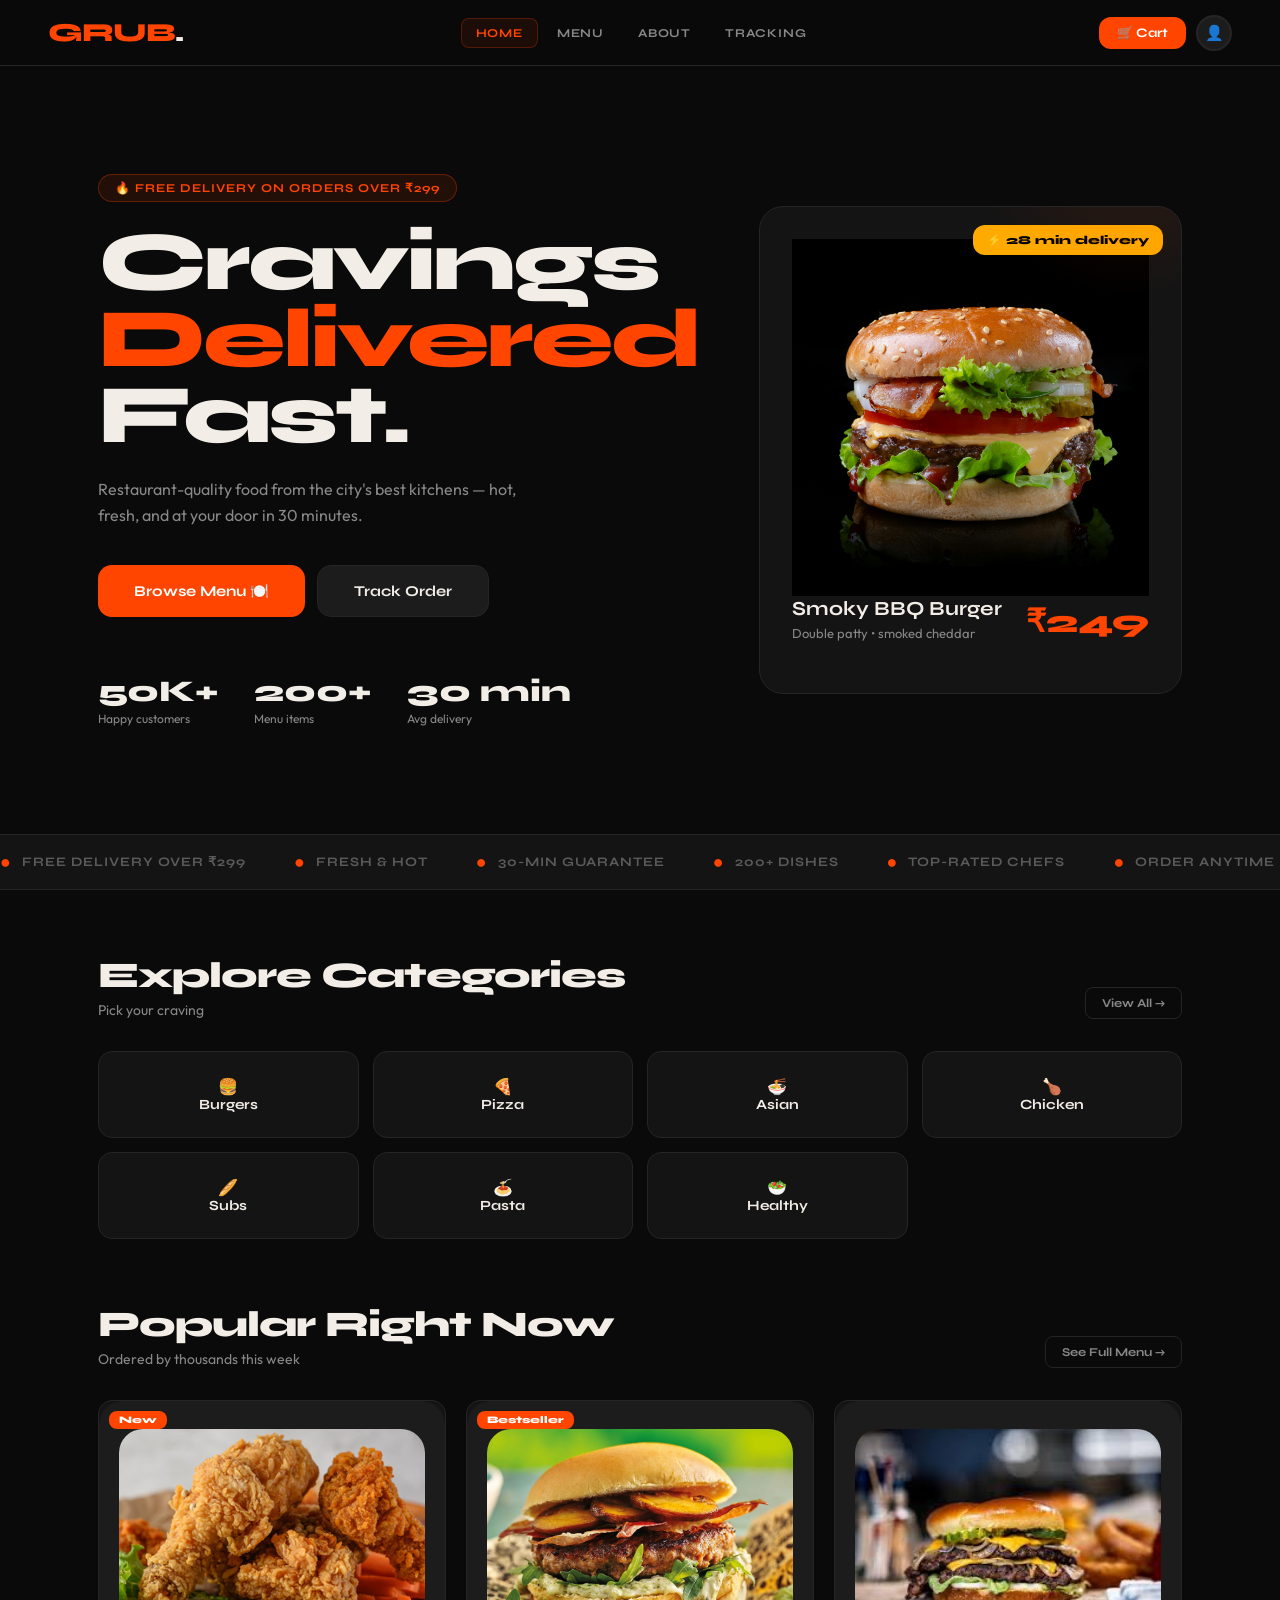
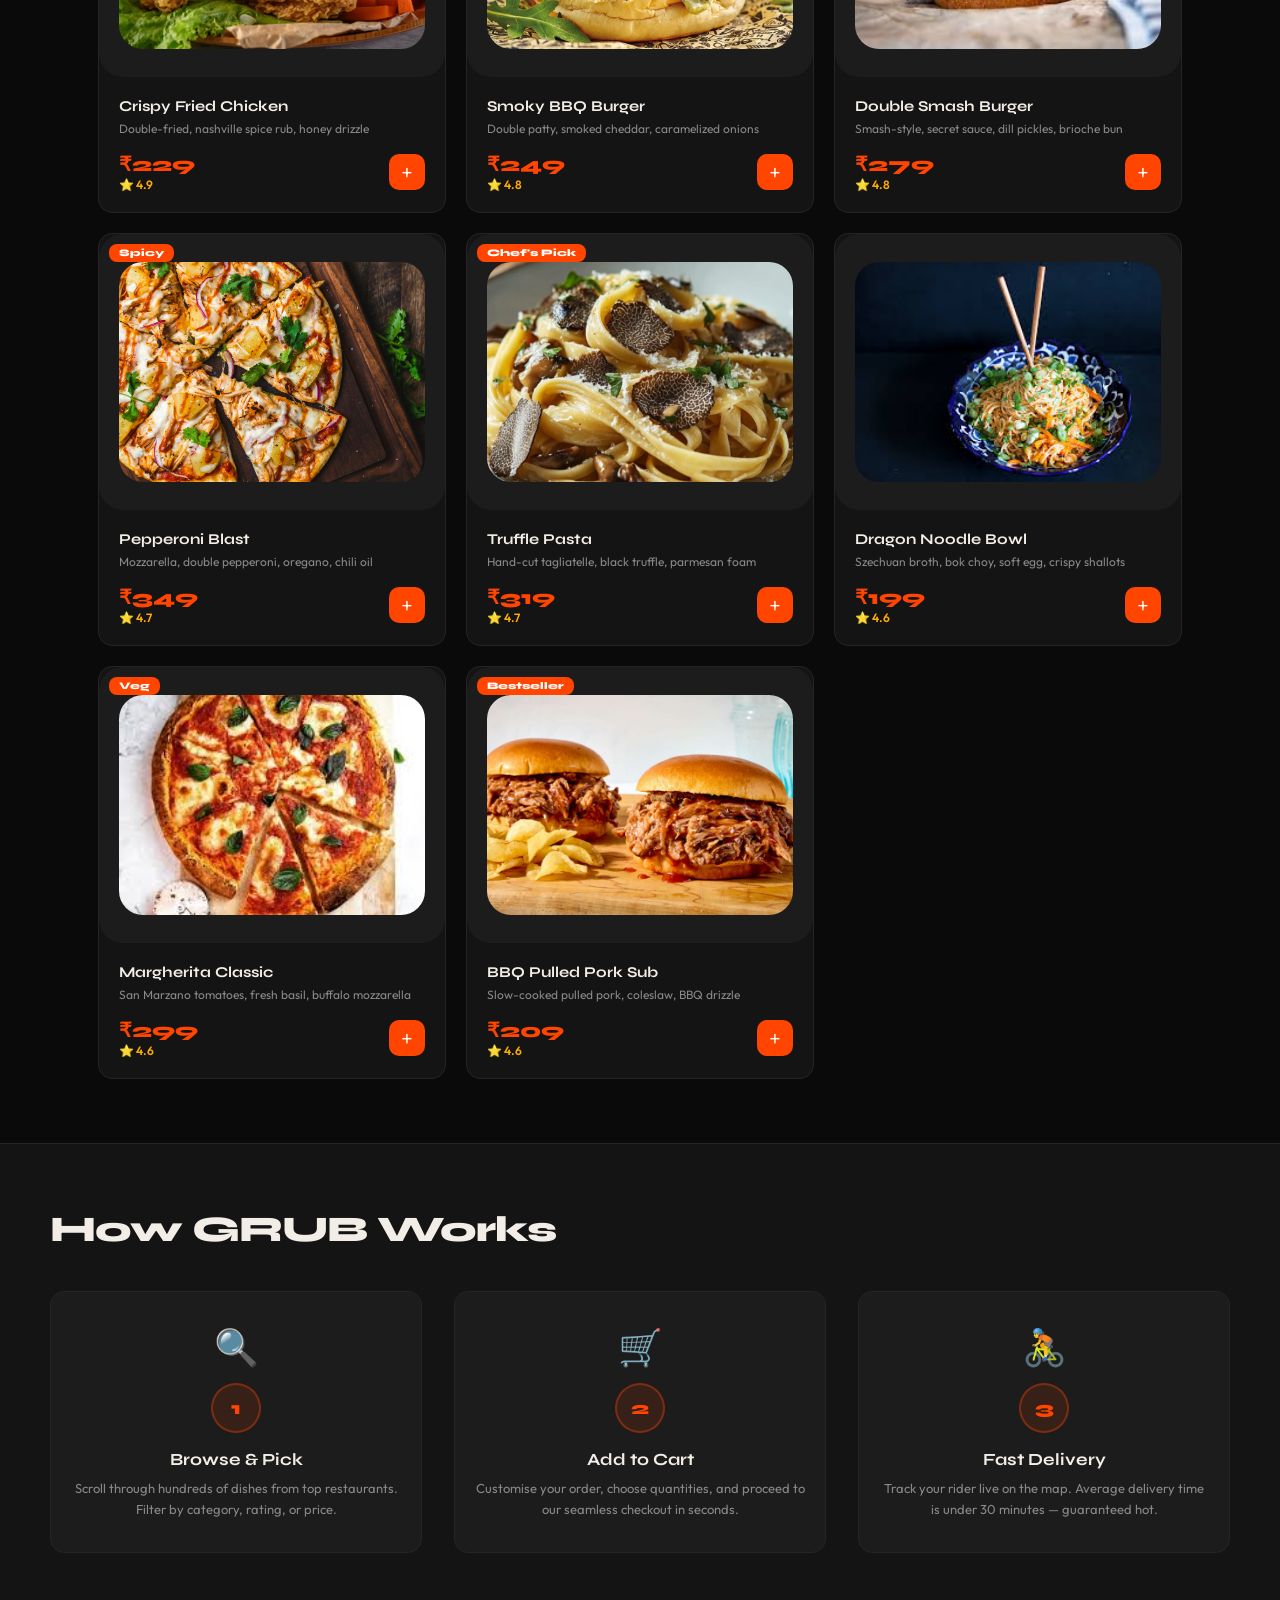
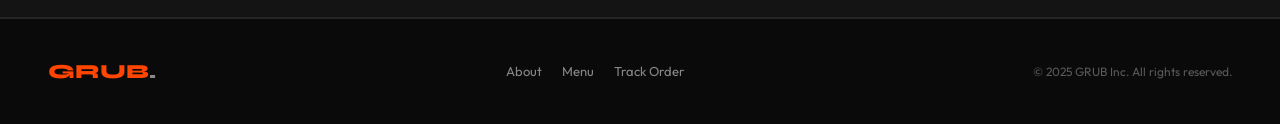
<file: index.html>
<!DOCTYPE html>
<html lang="en">
<head>
<meta charset="UTF-8"><meta name="viewport" content="width=device-width, initial-scale=1.0">
<title>GRUB — Order. Eat. Repeat.</title>
<link rel="stylesheet" href="style.css">
<style>
/* ── HERO ── */
.hero {
  min-height: calc(100vh - var(--nav-h));
  display: grid; grid-template-columns: 1fr 1fr;
  align-items: center; gap: 60px;
  padding: 80px 48px 60px;
  max-width: 1180px; margin: 0 auto;
}
.hero-eyebrow {
  display: inline-flex; align-items: center; gap: 8px;
  background: rgba(255,69,0,0.1); border: 1px solid rgba(255,69,0,0.3);
  border-radius: 999px; padding: 6px 16px;
  font-family: var(--font-head); font-size: 12px; font-weight: 700;
  color: var(--accent); letter-spacing: 1px; text-transform: uppercase;
  margin-bottom: 22px;
  animation: fadeUp 0.5s ease 0.1s both;
}
.hero-title {
  font-family: var(--font-head); font-weight: 800;
  font-size: clamp(52px, 6.5vw, 88px);
  letter-spacing: -3px; line-height: 0.92;
  margin-bottom: 22px;
  animation: fadeUp 0.5s ease 0.2s both;
}
.hero-title .line-accent { color: var(--accent); display: block; }
.hero-desc {
  font-size: 16px; color: var(--muted2); line-height: 1.65;
  max-width: 420px; margin-bottom: 36px;
  animation: fadeUp 0.5s ease 0.3s both;
}
.hero-cta {
  display: flex; gap: 12px; margin-bottom: 56px;
  animation: fadeUp 0.5s ease 0.4s both;
}
.hero-stats {
  display: flex; gap: 36px;
  animation: fadeUp 0.5s ease 0.5s both;
}
.stat-item {}
.stat-num { font-family: var(--font-head); font-size: 30px; font-weight: 800; color: var(--text); }
.stat-label { font-size: 12px; color: var(--muted2); margin-top: 2px; }

/* ── HERO VISUAL ── */
.hero-visual { animation: scaleIn 0.6s ease 0.15s both; }
.hero-plate-card {
  background: var(--surface); border: 1px solid var(--border);
  border-radius: 24px; padding: 32px;
  position: relative; overflow: hidden;
}
.hero-plate-card::after {
  content: ''; position: absolute; top: -50%; right: -30%;
  width: 350px; height: 350px; border-radius: 50%;
  background: radial-gradient(circle, rgba(255,69,0,0.12) 0%, transparent 65%);
  pointer-events: none;
}
.hero-food-emoji { font-size: 110px; text-align: center; display: block; margin-bottom: 20px; line-height: 1; }
.hero-card-info { display: flex; justify-content: space-between; align-items: flex-end; }
.hero-card-name { font-family: var(--font-head); font-size: 20px; font-weight: 700; }
.hero-card-sub { font-size: 13px; color: var(--muted2); margin-top: 4px; }
.hero-card-price { font-family: var(--font-head); font-size: 32px; font-weight: 800; color: var(--accent); }
.hero-float-badge {
  position: absolute; top: 18px; right: 18px;
  background: var(--accent2); color: #000;
  border-radius: 12px; padding: 8px 14px;
  font-family: var(--font-head); font-size: 12px; font-weight: 800;
  animation: pulse 2.5s ease-in-out infinite;
}
@keyframes pulse { 0%,100%{transform:scale(1)} 50%{transform:scale(1.06)} }

.hero-quick-tags {
  display: flex; gap: 8px; margin-top: 20px; flex-wrap: wrap;
}
.quick-tag {
  background: var(--surface2); border: 1px solid var(--border);
  border-radius: 999px; padding: 6px 14px;
  font-size: 12px; font-weight: 500; cursor: pointer;
  transition: all var(--transition);
}
.quick-tag:hover { border-color: var(--accent); color: var(--accent); }

/* ── MARQUEE ── */
.marquee-wrap {
  border-top: 1px solid var(--border); border-bottom: 1px solid var(--border);
  padding: 16px 0; overflow: hidden; background: var(--surface);
}
.marquee-track {
  display: flex; gap: 48px;
  animation: marquee 18s linear infinite; white-space: nowrap;
}
.marquee-track:hover { animation-play-state: paused; }
@keyframes marquee { from{transform:translateX(0)} to{transform:translateX(-50%)} }
.marquee-item { font-family: var(--font-head); font-size: 13px; font-weight: 700; color: var(--muted); display:flex;align-items:center;gap:10px; text-transform:uppercase;letter-spacing:1px; }
.marquee-dot { color: var(--accent); font-size: 18px; }

/* ── CATEGORIES ── */
.cats-section { padding: 64px 48px; max-width: 1180px; margin: 0 auto; }
.section-header { display: flex; justify-content: space-between; align-items: flex-end; margin-bottom: 32px; }
.section-title { font-family: var(--font-head); font-size: 36px; font-weight: 800; letter-spacing: -1px; }
.section-sub { font-size: 14px; color: var(--muted2); margin-top: 4px; }

.cat-grid { display: grid; grid-template-columns: repeat(4, 1fr); gap: 14px; }
.cat-card {
  background: var(--surface); border: 1px solid var(--border);
  border-radius: var(--radius); padding: 24px 20px;
  cursor: pointer; transition: all var(--transition); text-align: center;
}
.cat-card:hover { border-color: rgba(255,69,0,0.4); transform: translateY(-4px); background: rgba(255,69,0,0.05); }
.food-img{
  width:100%;
  height:220px;
  object-fit:cover;
  border-radius:24px;
  display:block;
}

.food-img-wrap{
  position:relative;
  overflow:hidden;
  border-radius:24px;
}

.food-card{
  overflow:hidden;
}
.cat-name { font-family: var(--font-head); font-size: 14px; font-weight: 700; }

/* ── POPULAR ── */
.popular-section { padding: 0 48px 64px; max-width: 1180px; margin: 0 auto; }
.food-card { cursor: pointer; }
.food-img-wrap {
  background: var(--surface2); padding: 28px 20px; text-align: center;
  position: relative; font-size: 72px; line-height: 1;
}
.food-badge {
  position: absolute; top: 10px; left: 10px;
  background: var(--accent); color: #fff;
  border-radius: var(--radius-sm); padding: 4px 10px;
  font-family: var(--font-head); font-size: 10px; font-weight: 800;
}
.food-name { font-family: var(--font-head); font-size: 15px; font-weight: 700; margin-bottom: 5px; }
.food-desc { font-size: 12px; color: var(--muted2); line-height: 1.5; margin-bottom: 14px; }
.food-footer { display: flex; justify-content: space-between; align-items: center; }
.food-price { font-family: var(--font-head); font-size: 20px; font-weight: 800; color: var(--accent); }
.food-rating { font-size: 12px; color: var(--accent2); font-weight: 600; }
.add-btn {
  width: 36px; height: 36px; border-radius: 10px;
  background: var(--accent); border: none; color: #fff;
  font-size: 22px; font-weight: 300; cursor: pointer; transition: all var(--transition);
  display: flex; align-items: center; justify-content: center;
}
.add-btn:hover { background: #ff6030; transform: scale(1.12); box-shadow: 0 4px 14px var(--accent-glow); }

/* ── HOW IT WORKS ── */
.how-section {
  background: var(--surface); border-top: 1px solid var(--border); border-bottom: 1px solid var(--border);
  padding: 64px 48px;
}
.how-inner { max-width: 1180px; margin: 0 auto; }
.steps-grid { display: grid; grid-template-columns: repeat(3, 1fr); gap: 32px; margin-top: 40px; }
.step-card {
  text-align: center; padding: 32px 20px;
  background: var(--surface2); border: 1px solid var(--border); border-radius: var(--radius);
  transition: all var(--transition);
}
.step-card:hover { border-color: rgba(255,69,0,0.35); transform: translateY(-4px); }
.step-num {
  width: 50px; height: 50px; border-radius: 50%;
  background: rgba(255,69,0,0.12); border: 2px solid rgba(255,69,0,0.35);
  color: var(--accent); font-family: var(--font-head); font-size: 18px; font-weight: 800;
  display: flex; align-items: center; justify-content: center; margin: 0 auto 16px;
}
.step-emoji { font-size: 36px; margin-bottom: 14px; }
.step-title { font-family: var(--font-head); font-size: 17px; font-weight: 700; margin-bottom: 8px; }
.step-desc { font-size: 13px; color: var(--muted2); line-height: 1.6; }

@media(max-width:900px){
  .hero { grid-template-columns:1fr; padding:100px 20px 40px; }
  .hero-visual { display: none; }
  .cats-section,.popular-section { padding: 40px 20px; }
  .cat-grid { grid-template-columns: repeat(2,1fr); }
  .steps-grid { grid-template-columns: 1fr; }
  .how-section { padding: 48px 20px; }
}
</style>
</head>
<body>
<div class="page-enter" id="root">

<!-- NAV injected by JS -->

<!-- HERO -->
<main>
<section class="hero" style="padding-top: calc(var(--nav-h) + 60px)">
  <div class="hero-left">
    <div class="hero-eyebrow">🔥 Free delivery on orders over ₹299</div>
    <h1 class="hero-title">
      Cravings
      <span class="line-accent">Delivered</span>
      Fast.
    </h1>
    <p class="hero-desc">Restaurant-quality food from the city's best kitchens — hot, fresh, and at your door in 30 minutes.</p>
    <div class="hero-cta">
      <a class="btn btn-primary btn-lg" href="menu.html">Browse Menu 🍽️</a>
      <a class="btn btn-secondary btn-lg" href="tracking.html">Track Order</a>
    </div>
    <div class="hero-stats">
      <div class="stat-item"><div class="stat-num">50K+</div><div class="stat-label">Happy customers</div></div>
      <div class="stat-item"><div class="stat-num">200+</div><div class="stat-label">Menu items</div></div>
      <div class="stat-item"><div class="stat-num">30 min</div><div class="stat-label">Avg delivery</div></div>
    </div>
  </div>
  <div class="hero-visual">
    <div class="hero-plate-card">
      <span class="hero-float-badge">⚡ 28 min delivery</span>
<img src="images/burger1.jpg" class="hero-food-img" id="hero-img">
      <div class="hero-card-info">
        <div>
          <div class="hero-card-name" id="hero-name">Smoky BBQ Burger</div>
          <div class="hero-card-sub">Double patty • smoked cheddar</div>
        </div>
        <div class="hero-card-price" id="hero-price">₹249</div>
      </div>
      <div class="hero-quick-tags" id="hero-tags"></div>
    </div>
  </div>
</section>

<!-- MARQUEE -->
<div class="marquee-wrap">
  <div class="marquee-track" id="marquee"></div>
</div>

<!-- CATEGORIES -->
<section class="cats-section">
  <div class="section-header">
    <div>
      <div class="section-title">Explore Categories</div>
      <div class="section-sub">Pick your craving</div>
    </div>
    <a class="btn btn-ghost btn-sm" href="menu.html">View All →</a>
  </div>
  <div class="cat-grid" id="cat-grid"></div>
</section>

<!-- POPULAR -->
<section class="popular-section">
  <div class="section-header">
    <div>
      <div class="section-title">Popular Right Now</div>
      <div class="section-sub">Ordered by thousands this week</div>
    </div>
    <a class="btn btn-ghost btn-sm" href="menu.html">See Full Menu →</a>
  </div>
  <div class="grid-auto" id="popular-grid"></div>
</section>

<!-- HOW IT WORKS -->
<section class="how-section">
  <div class="how-inner">
    <div class="section-title">How GRUB Works</div>
    <div class="steps-grid">
      <div class="step-card">
        <div class="step-emoji">🔍</div>
        <div class="step-num">1</div>
        <div class="step-title">Browse & Pick</div>
        <div class="step-desc">Scroll through hundreds of dishes from top restaurants. Filter by category, rating, or price.</div>
      </div>
      <div class="step-card">
        <div class="step-emoji">🛒</div>
        <div class="step-num">2</div>
        <div class="step-title">Add to Cart</div>
        <div class="step-desc">Customise your order, choose quantities, and proceed to our seamless checkout in seconds.</div>
      </div>
      <div class="step-card">
        <div class="step-emoji">🚴</div>
        <div class="step-num">3</div>
        <div class="step-title">Fast Delivery</div>
        <div class="step-desc">Track your rider live on the map. Average delivery time is under 30 minutes — guaranteed hot.</div>
      </div>
    </div>
  </div>
</section>
</main>

<!-- FOOTER -->
<footer>
  <div class="footer-logo">GRUB<span>.</span></div>
  <div class="footer-links">
    <a class="footer-link" href="about.html">About</a>
    <a class="footer-link" href="menu.html">Menu</a>
    <a class="footer-link" href="tracking.html">Track Order</a>
  </div>
  <div class="footer-copy">© 2025 GRUB Inc. All rights reserved.</div>
</footer>
</div>

<script src="app.js"></script>
<script>
injectNav('index.html');

// Marquee
const items = ['Free Delivery Over ₹299','Fresh & Hot','30-Min Guarantee','200+ Dishes','Top-Rated Chefs','Order Anytime'];
const track = document.getElementById('marquee');
const doubled = [...items,...items];
track.innerHTML = doubled.map(t=>`<span class="marquee-item"><span class="marquee-dot">●</span>${t}</span>`).join('');

// Categories
const catGrid = document.getElementById('cat-grid');
CATEGORIES.filter(c=>c.id!=='all').forEach(c=>{
  const el = document.createElement('div');
  el.className='cat-card';
  el.innerHTML=`<span class="cat-emoji">${c.emoji}</span><div class="cat-name">${c.label}</div>`;
  el.onclick=()=> window.location=`menu.html?cat=${c.id}`;
  catGrid.appendChild(el);
});

// Popular (top 8 by rating)
const popular = [...MENU].sort((a,b)=>b.rating-a.rating).slice(0,8);
const popGrid = document.getElementById('popular-grid');
popular.forEach(item=> popGrid.appendChild(buildFoodCard(item)));

// Hero carousel
const featured = [MENU[0], MENU[1], MENU[5], MENU[7]];
let fi = 0;
function rotateFeatured(){
  const item = featured[fi % featured.length];
  document.getElementById('hero-emoji').style.opacity=0;
  setTimeout(()=>{
    // document.getElementById('hero-emoji').textContent = item.emoji;
    document.getElementById('hero-img').src = item.image;
    document.getElementById('hero-name').textContent  = item.name;
    document.getElementById('hero-price').textContent = fmt.price(item.price);
    document.getElementById('hero-emoji').style.opacity=1;
  }, 200);
  fi++;
}
document.getElementById('hero-emoji').style.transition='opacity 0.2s';
setInterval(rotateFeatured, 2800);

// Quick tags
const tags = ['🍔 Burgers','🍕 Pizza','🍜 Asian','🥗 Healthy'];
const tagWrap = document.getElementById('hero-tags');
tags.forEach(t=>{
  const el = document.createElement('span');
  el.className='quick-tag'; el.textContent=t;
  el.onclick=()=> window.location=`menu.html?cat=${t.split(' ')[1].toLowerCase()}`;
  tagWrap.appendChild(el);
});
</script>
</body>
</html>
</file>
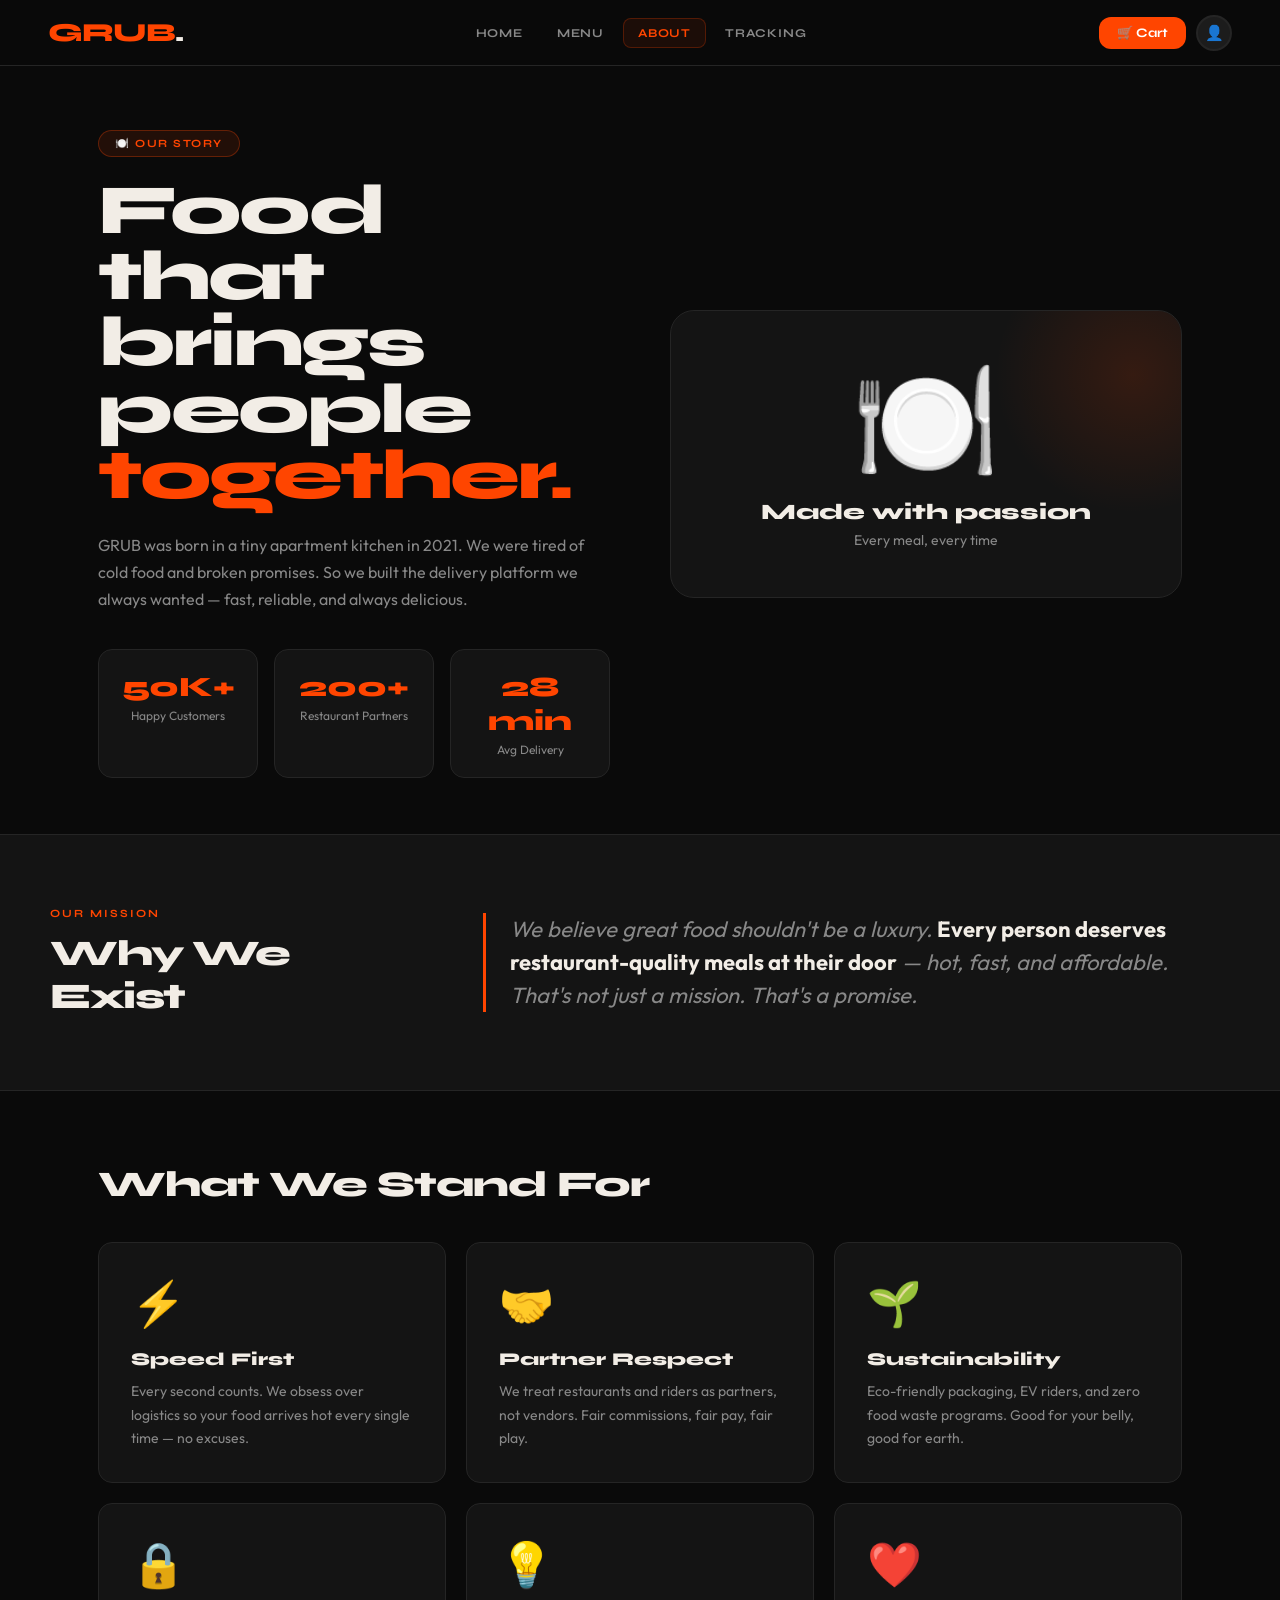
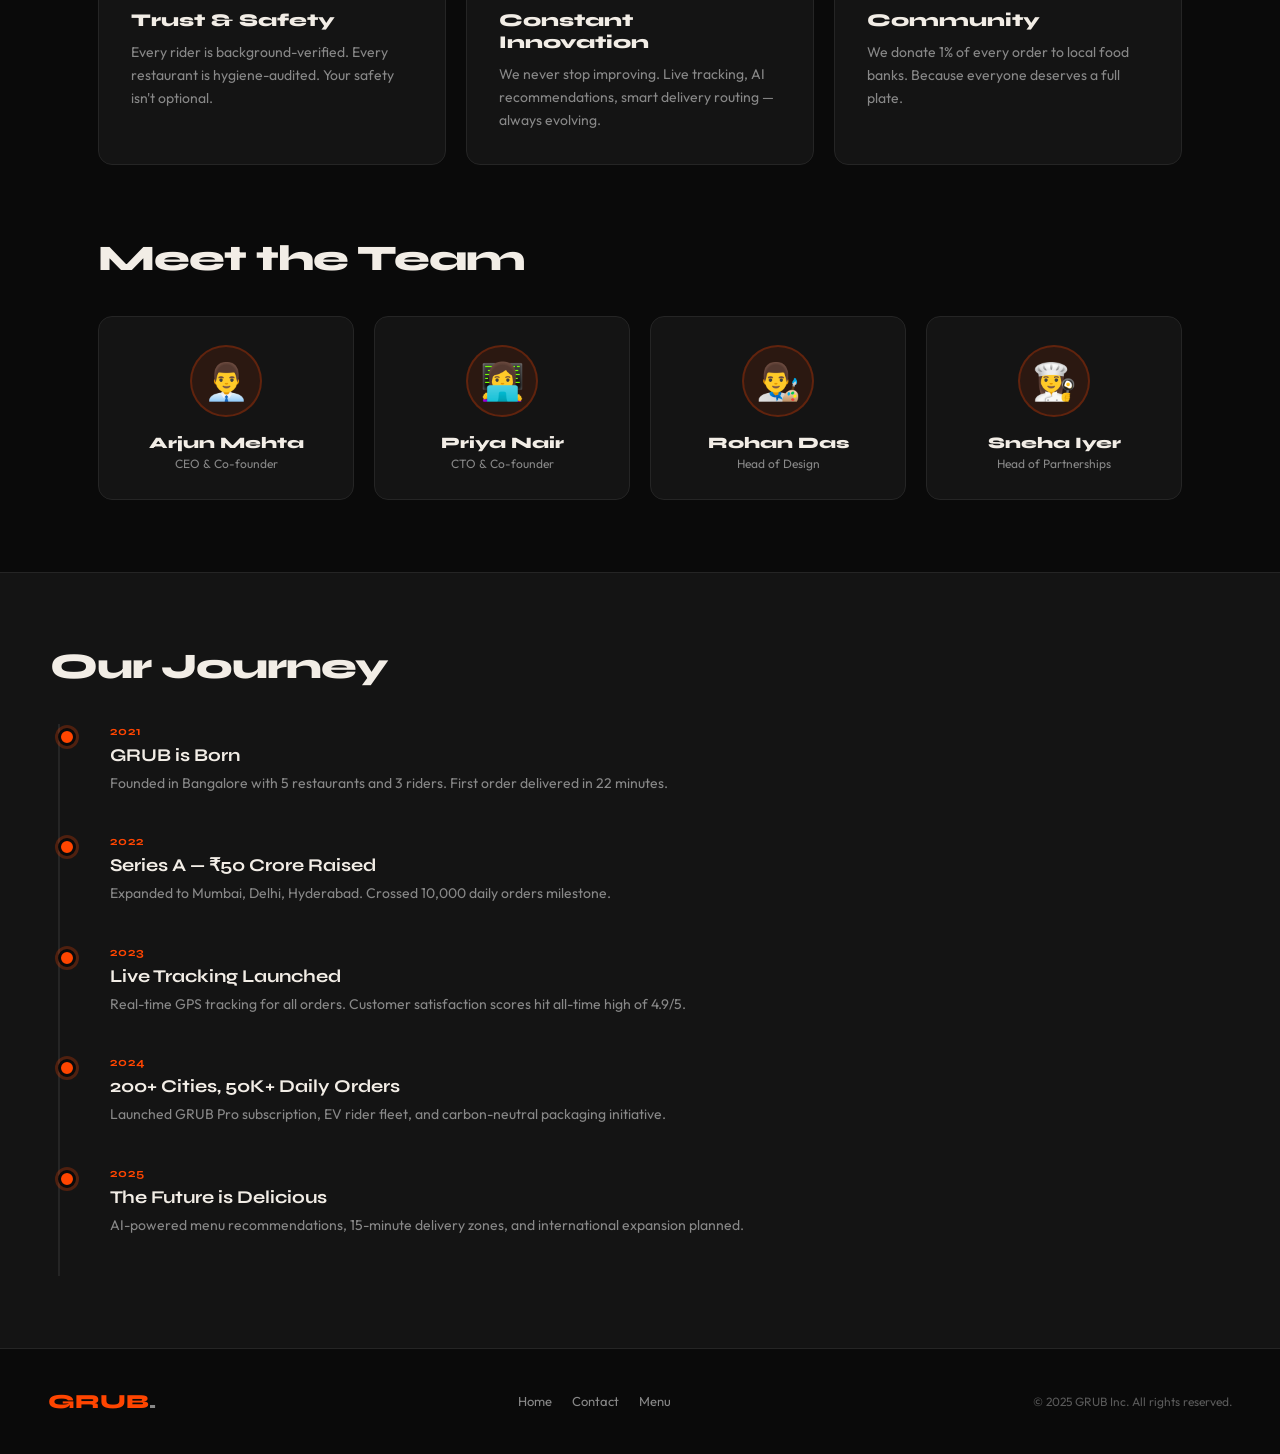
<file: about.html>
<!DOCTYPE html>
<html lang="en">
<head>
<meta charset="UTF-8"><meta name="viewport" content="width=device-width,initial-scale=1">
<title>About — GRUB</title>
<link rel="stylesheet" href="style.css">
<style>
.about-hero {
  padding: calc(var(--nav-h) + 64px) 48px 56px;
  max-width: 1180px; margin: 0 auto;
  display: grid; grid-template-columns: 1fr 1fr; gap: 60px; align-items: center;
}
.about-tag {
  display: inline-flex; align-items: center; gap: 8px;
  background: rgba(255,69,0,0.1); border: 1px solid rgba(255,69,0,0.3);
  border-radius: 999px; padding: 6px 16px;
  font-family: var(--font-head); font-size: 11px; font-weight: 700;
  color: var(--accent); letter-spacing: 1.5px; text-transform: uppercase;
  margin-bottom: 20px;
  animation: fadeUp 0.5s ease 0.1s both;
}
.about-title {
  font-family: var(--font-head); font-size: clamp(42px,5.5vw,72px);
  font-weight: 800; letter-spacing: -2.5px; line-height: 0.94;
  margin-bottom: 24px;
  animation: fadeUp 0.5s ease 0.2s both;
}
.about-title .accent { color: var(--accent); }
.about-desc {
  color: var(--muted2); font-size: 16px; line-height: 1.7; margin-bottom: 36px;
  animation: fadeUp 0.5s ease 0.3s both;
}
.about-stats { display: grid; grid-template-columns: repeat(3,1fr); gap: 16px; animation: fadeUp 0.5s ease 0.4s both; }
.about-stat {
  background: var(--surface); border: 1px solid var(--border);
  border-radius: var(--radius); padding: 20px;
  text-align: center; transition: all var(--transition);
}
.about-stat:hover { border-color: rgba(255,69,0,0.35); }
.about-stat-num { font-family: var(--font-head); font-size: 28px; font-weight: 800; color: var(--accent); }
.about-stat-label { font-size: 12px; color: var(--muted2); margin-top: 4px; }

.about-visual { animation: scaleIn 0.5s ease 0.2s both; }
.big-emoji-card {
  background: var(--surface); border: 1px solid var(--border);
  border-radius: 24px; padding: 48px; text-align: center; position: relative; overflow: hidden;
}
.big-emoji-card::before {
  content:''; position:absolute; top:-30%;right:-20%;
  width:300px;height:300px; border-radius:50%;
  background: radial-gradient(circle, rgba(255,69,0,0.14) 0%, transparent 65%);
}
.big-emoji { font-size: 120px; display: block; line-height: 1; margin-bottom: 20px; }
.big-emoji-title { font-family: var(--font-head); font-size: 22px; font-weight: 800; }
.big-emoji-sub { color: var(--muted2); font-size: 14px; margin-top: 6px; }

/* Mission */
.mission-band {
  background: var(--surface); border-top: 1px solid var(--border); border-bottom: 1px solid var(--border);
  padding: 72px 48px;
}
.mission-inner { max-width: 1180px; margin: 0 auto; display: grid; grid-template-columns: 1fr 2fr; gap: 60px; align-items: center; }
.mission-label { font-family: var(--font-head); font-size: 11px; font-weight: 700; color: var(--accent); text-transform: uppercase; letter-spacing: 2px; margin-bottom: 12px; }
.mission-title { font-family: var(--font-head); font-size: 36px; font-weight: 800; letter-spacing: -1.5px; }
.mission-quote {
  font-size: 22px; line-height: 1.5; font-style: italic; color: var(--muted2);
  border-left: 3px solid var(--accent); padding-left: 24px;
}
.mission-quote strong { color: var(--text); font-style: normal; }

/* Values */
.values-section { padding: 72px 48px; max-width: 1180px; margin: 0 auto; }
.section-title { font-family: var(--font-head); font-size: 36px; font-weight: 800; letter-spacing: -1px; margin-bottom: 36px; }
.values-grid { display: grid; grid-template-columns: repeat(3,1fr); gap: 20px; }
.value-card {
  background: var(--surface); border: 1px solid var(--border);
  border-radius: var(--radius); padding: 32px;
  transition: all var(--transition);
}
.value-card:hover { border-color: rgba(255,69,0,0.35); transform: translateY(-5px); box-shadow: 0 16px 40px rgba(0,0,0,0.3); }
.value-emoji { font-size: 44px; margin-bottom: 18px; }
.value-title { font-family: var(--font-head); font-size: 18px; font-weight: 800; margin-bottom: 10px; }
.value-desc { color: var(--muted2); font-size: 14px; line-height: 1.65; }

/* Team */
.team-section { padding: 0 48px 72px; max-width: 1180px; margin: 0 auto; }
.team-grid { display: grid; grid-template-columns: repeat(4,1fr); gap: 20px; }
.team-card {
  background: var(--surface); border: 1px solid var(--border);
  border-radius: var(--radius); padding: 28px 20px; text-align: center;
  transition: all var(--transition);
}
.team-card:hover { border-color: rgba(255,69,0,0.3); transform: translateY(-4px); }
.team-avatar {
  width: 72px; height: 72px; border-radius: 50%;
  background: rgba(255,69,0,0.1); border: 2px solid rgba(255,69,0,0.25);
  margin: 0 auto 16px; display: flex; align-items: center; justify-content: center;
  font-size: 36px;
}
.team-name { font-family: var(--font-head); font-size: 16px; font-weight: 800; margin-bottom: 4px; }
.team-role { font-size: 12px; color: var(--muted2); }

/* Timeline */
.timeline-section { background: var(--surface); border-top: 1px solid var(--border); padding: 72px 48px; }
.timeline-inner { max-width: 1180px; margin: 0 auto; }
.timeline { display: flex; flex-direction: column; gap: 0; position: relative; padding-left: 32px; }
.timeline::before { content:''; position:absolute; left:8px; top:0; bottom:0; width:2px; background: var(--border); }
.tl-item { position: relative; padding: 0 0 40px 28px; }
.tl-dot {
  position: absolute; left: -24px; top: 4px;
  width: 18px; height: 18px; border-radius: 50%;
  background: var(--accent); border: 3px solid var(--bg);
  box-shadow: 0 0 0 3px rgba(255,69,0,0.25);
}
.tl-year { font-family: var(--font-head); font-size: 12px; font-weight: 700; color: var(--accent); margin-bottom: 6px; letter-spacing: 1px; }
.tl-event { font-family: var(--font-head); font-size: 18px; font-weight: 700; margin-bottom: 6px; }
.tl-desc { font-size: 14px; color: var(--muted2); line-height: 1.6; }

@media(max-width:900px){
  .about-hero { grid-template-columns:1fr; padding: calc(var(--nav-h)+30px) 20px 40px; }
  .about-visual { display: none; }
  .mission-inner { grid-template-columns:1fr; }
  .values-grid,.team-grid { grid-template-columns:1fr 1fr; }
  .values-section,.team-section,.timeline-section { padding: 48px 20px; }
  .mission-band { padding: 48px 20px; }
}
</style>
</head>
<body>
<div class="page-enter">
<main>

<!-- HERO -->
<section class="about-hero">
  <div>
    <div class="about-tag">🍽️ Our Story</div>
    <h1 class="about-title">Food that<br>brings people<br><span class="accent">together.</span></h1>
    <p class="about-desc">GRUB was born in a tiny apartment kitchen in 2021. We were tired of cold food and broken promises. So we built the delivery platform we always wanted — fast, reliable, and always delicious.</p>
    <div class="about-stats">
      <div class="about-stat"><div class="about-stat-num">50K+</div><div class="about-stat-label">Happy Customers</div></div>
      <div class="about-stat"><div class="about-stat-num">200+</div><div class="about-stat-label">Restaurant Partners</div></div>
      <div class="about-stat"><div class="about-stat-num">28 min</div><div class="about-stat-label">Avg Delivery</div></div>
    </div>
  </div>
  <div class="about-visual">
    <div class="big-emoji-card">
      <span class="big-emoji">🍽️</span>
      <div class="big-emoji-title">Made with passion</div>
      <div class="big-emoji-sub">Every meal, every time</div>
    </div>
  </div>
</section>

<!-- MISSION -->
<section class="mission-band">
  <div class="mission-inner">
    <div>
      <div class="mission-label">Our Mission</div>
      <div class="mission-title">Why We Exist</div>
    </div>
    <blockquote class="mission-quote">
      We believe great food shouldn't be a luxury. <strong>Every person deserves restaurant-quality meals at their door</strong> — hot, fast, and affordable. That's not just a mission. That's a promise.
    </blockquote>
  </div>
</section>

<!-- VALUES -->
<section class="values-section">
  <div class="section-title">What We Stand For</div>
  <div class="values-grid">
    <div class="value-card"><div class="value-emoji">⚡</div><div class="value-title">Speed First</div><div class="value-desc">Every second counts. We obsess over logistics so your food arrives hot every single time — no excuses.</div></div>
    <div class="value-card"><div class="value-emoji">🤝</div><div class="value-title">Partner Respect</div><div class="value-desc">We treat restaurants and riders as partners, not vendors. Fair commissions, fair pay, fair play.</div></div>
    <div class="value-card"><div class="value-emoji">🌱</div><div class="value-title">Sustainability</div><div class="value-desc">Eco-friendly packaging, EV riders, and zero food waste programs. Good for your belly, good for earth.</div></div>
    <div class="value-card"><div class="value-emoji">🔒</div><div class="value-title">Trust & Safety</div><div class="value-desc">Every rider is background-verified. Every restaurant is hygiene-audited. Your safety isn't optional.</div></div>
    <div class="value-card"><div class="value-emoji">💡</div><div class="value-title">Constant Innovation</div><div class="value-desc">We never stop improving. Live tracking, AI recommendations, smart delivery routing — always evolving.</div></div>
    <div class="value-card"><div class="value-emoji">❤️</div><div class="value-title">Community</div><div class="value-desc">We donate 1% of every order to local food banks. Because everyone deserves a full plate.</div></div>
  </div>
</section>

<!-- TEAM -->
<section class="team-section">
  <div class="section-title">Meet the Team</div>
  <div class="team-grid">
    <div class="team-card"><div class="team-avatar">👨‍💼</div><div class="team-name">Arjun Mehta</div><div class="team-role">CEO & Co-founder</div></div>
    <div class="team-card"><div class="team-avatar">👩‍💻</div><div class="team-name">Priya Nair</div><div class="team-role">CTO & Co-founder</div></div>
    <div class="team-card"><div class="team-avatar">👨‍🎨</div><div class="team-name">Rohan Das</div><div class="team-role">Head of Design</div></div>
    <div class="team-card"><div class="team-avatar">👩‍🍳</div><div class="team-name">Sneha Iyer</div><div class="team-role">Head of Partnerships</div></div>
  </div>
</section>

<!-- TIMELINE -->
<section class="timeline-section">
  <div class="timeline-inner">
    <div class="section-title">Our Journey</div>
    <div class="timeline">
      <div class="tl-item"><div class="tl-dot"></div><div class="tl-year">2021</div><div class="tl-event">GRUB is Born</div><div class="tl-desc">Founded in Bangalore with 5 restaurants and 3 riders. First order delivered in 22 minutes.</div></div>
      <div class="tl-item"><div class="tl-dot"></div><div class="tl-year">2022</div><div class="tl-event">Series A — ₹50 Crore Raised</div><div class="tl-desc">Expanded to Mumbai, Delhi, Hyderabad. Crossed 10,000 daily orders milestone.</div></div>
      <div class="tl-item"><div class="tl-dot"></div><div class="tl-year">2023</div><div class="tl-event">Live Tracking Launched</div><div class="tl-desc">Real-time GPS tracking for all orders. Customer satisfaction scores hit all-time high of 4.9/5.</div></div>
      <div class="tl-item"><div class="tl-dot"></div><div class="tl-year">2024</div><div class="tl-event">200+ Cities, 50K+ Daily Orders</div><div class="tl-desc">Launched GRUB Pro subscription, EV rider fleet, and carbon-neutral packaging initiative.</div></div>
      <div class="tl-item"><div class="tl-dot"></div><div class="tl-year">2025</div><div class="tl-event">The Future is Delicious</div><div class="tl-desc">AI-powered menu recommendations, 15-minute delivery zones, and international expansion planned.</div></div>
    </div>
  </div>
</section>

</main>
<footer>
  <div class="footer-logo">GRUB<span>.</span></div>
  <div class="footer-links">
    <a class="footer-link" href="index.html">Home</a>
    <a class="footer-link" href="contact.html">Contact</a>
    <a class="footer-link" href="menu.html">Menu</a>
  </div>
  <div class="footer-copy">© 2025 GRUB Inc. All rights reserved.</div>
</footer>
</div>
<script src="app.js"></script>
<script>injectNav('about.html');</script>
</body>
</html>
</file>
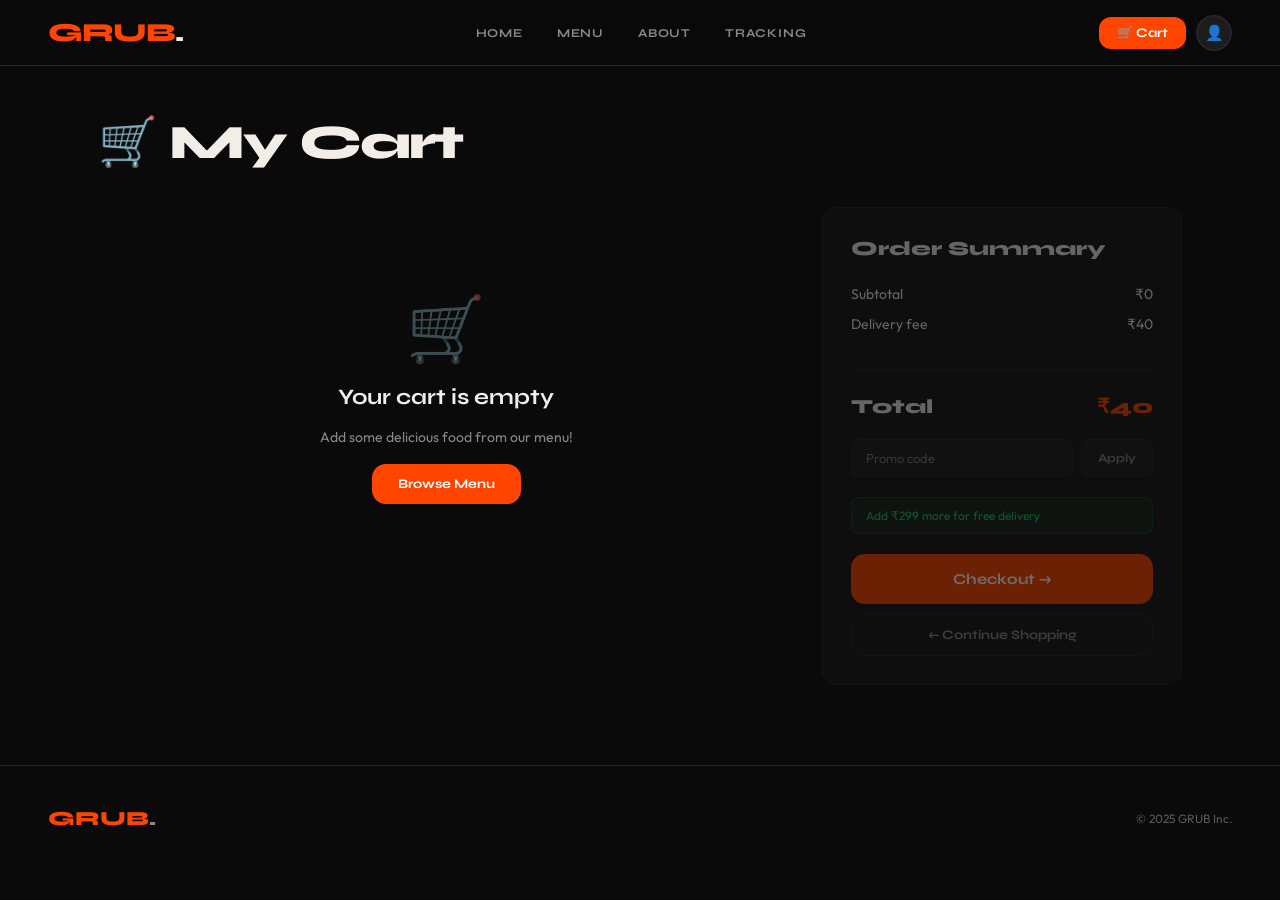
<file: cart.html>
<!DOCTYPE html>
<html lang="en">
<head>
<meta charset="UTF-8"><meta name="viewport" content="width=device-width,initial-scale=1">
<title>Cart — GRUB</title>
<link rel="stylesheet" href="style.css">
<style>
.cart-page {
  padding: calc(var(--nav-h) + 48px) 48px 80px;
  max-width: 1180px; margin: 0 auto;
}
.cart-title { font-family: var(--font-head); font-size: 48px; font-weight: 800; letter-spacing: -2px; margin-bottom: 36px; }
.cart-layout { display: grid; grid-template-columns: 1fr 360px; gap: 28px; align-items: start; }

/* ── CART ITEMS ── */
.cart-items { display: flex; flex-direction: column; gap: 14px; }
.cart-item {
  background: var(--surface); border: 1px solid var(--border);
  border-radius: var(--radius); padding: 20px;
  display: flex; align-items: center; gap: 18px;
  animation: fadeUp 0.3s ease both;
  transition: border-color var(--transition);
}
.cart-item:hover { border-color: rgba(255,69,0,0.25); }
.cart-item-img{
  width:90px;
  height:90px;
  object-fit:cover;
  border-radius:18px;
  flex-shrink:0;
  border:1px solid var(--border);
}
  .upsell-img{
  width:60px;
  height:60px;
  object-fit:cover;
  border-radius:14px;
  border:1px solid var(--border);
}
.cart-item-info { flex: 1; }
.cart-item-name { font-family: var(--font-head); font-size: 16px; font-weight: 700; margin-bottom: 4px; }
.cart-item-desc { font-size: 12px; color: var(--muted2); }
.cart-item-right { display: flex; flex-direction: column; align-items: flex-end; gap: 12px; }
.cart-item-price { font-family: var(--font-head); font-size: 20px; font-weight: 800; color: var(--accent); }
.cart-remove {
  background: none; border: none; color: var(--muted2); cursor: pointer;
  font-size: 16px; transition: color var(--transition); padding: 2px;
}
.cart-remove:hover { color: var(--error); }

/* ── SUMMARY CARD ── */
.summary-card {
  background: var(--surface); border: 1px solid var(--border);
  border-radius: var(--radius); padding: 28px;
  position: sticky; top: calc(var(--nav-h) + 20px);
}
.summary-title { font-family: var(--font-head); font-size: 20px; font-weight: 800; margin-bottom: 24px; }
.summary-row { display: flex; justify-content: space-between; align-items: center; margin-bottom: 12px; font-size: 14px; }
.summary-row.total { font-family: var(--font-head); font-size: 20px; font-weight: 800; margin-top: 4px; }
.summary-row.total .val { color: var(--accent); }
.promo-row { display: flex; gap: 8px; margin: 20px 0; }
.promo-input {
  flex: 1; background: var(--surface2); border: 1px solid var(--border);
  border-radius: var(--radius-sm); padding: 10px 14px;
  color: var(--text); font-family: var(--font-body); font-size: 13px; outline: none;
  transition: border-color var(--transition);
}
.promo-input:focus { border-color: var(--accent); }
.promo-btn {
  background: var(--surface2); border: 1px solid var(--border);
  border-radius: var(--radius-sm); padding: 10px 16px;
  font-family: var(--font-head); font-size: 12px; font-weight: 700;
  color: var(--muted2); cursor: pointer; transition: all var(--transition);
}
.promo-btn:hover { border-color: var(--accent); color: var(--accent); }
.delivery-note {
  background: rgba(34,197,94,0.08); border: 1px solid rgba(34,197,94,0.2);
  border-radius: var(--radius-sm); padding: 10px 14px;
  font-size: 12px; color: var(--success); margin-bottom: 20px;
}

/* ── UPSELL ── */
.upsell-section { margin-top: 40px; }
.upsell-title { font-family: var(--font-head); font-size: 22px; font-weight: 700; margin-bottom: 20px; }
.upsell-grid { display: grid; grid-template-columns: repeat(auto-fill, minmax(200px, 1fr)); gap: 14px; }
.upsell-card {
  background: var(--surface); border: 1px solid var(--border); border-radius: var(--radius);
  padding: 14px; display: flex; align-items: center; gap: 12px;
  cursor: pointer; transition: all var(--transition);
}
.upsell-card:hover { border-color: rgba(255,69,0,0.35); }
.upsell-emoji { font-size: 36px; }
.upsell-name { font-family: var(--font-head); font-size: 13px; font-weight: 700; margin-bottom: 2px; }
.upsell-price { font-size: 12px; color: var(--accent); font-weight: 600; }
.upsell-add {
  margin-left: auto; width: 28px; height: 28px; border-radius: 8px;
  background: var(--accent); border: none; color: #fff; font-size: 18px; cursor: pointer;
  display: flex; align-items: center; justify-content: center;
  transition: all var(--transition);
}
.upsell-add:hover { background: #ff6030; }

@media(max-width:900px){
  .cart-page { padding: calc(var(--nav-h) + 20px) 20px 60px; }
  .cart-layout { grid-template-columns: 1fr; }
  .summary-card { position: static; }
}
</style>
</head>
<body>
<div class="page-enter">

<main>
<div class="cart-page">
  <div class="cart-title" id="cart-title">🛒 My Cart</div>
  <div class="cart-layout">
    <!-- ITEMS -->
    <div>
      <div class="cart-items" id="cart-items"></div>
      <div class="upsell-section" id="upsell-section"></div>
    </div>

    <!-- SUMMARY -->
    <div class="summary-card" id="summary-card">
      <div class="summary-title">Order Summary</div>
      <div class="summary-row"><span>Subtotal</span><span id="sum-sub">₹0</span></div>
      <div class="summary-row"><span>Delivery fee</span><span id="sum-del">₹40</span></div>
      <div class="summary-row"><span id="disc-label" style="color:var(--success);display:none">Promo discount</span><span id="disc-val" style="color:var(--success);display:none"></span></div>
      <div class="divider"></div>
      <div class="summary-row total"><span>Total</span><span class="val" id="sum-total">₹0</span></div>
      <div class="promo-row">
        <input class="promo-input" id="promo-input" placeholder="Promo code">
        <button class="promo-btn" onclick="applyPromo()">Apply</button>
      </div>
      <div class="delivery-note" id="delivery-note"></div>
      <button class="btn btn-primary btn-full btn-lg" onclick="goCheckout()">Checkout →</button>
      <a class="btn btn-ghost btn-full" href="menu.html" style="margin-top:10px">← Continue Shopping</a>
    </div>
  </div>
</div>
</main>

<footer>
  <div class="footer-logo">GRUB<span>.</span></div>
  <div class="footer-copy">© 2025 GRUB Inc.</div>
</footer>
</div>

<script src="app.js"></script>
<script>
injectNav('cart.html');

const FREE_DELIVERY_AT = 299;
const DELIVERY_FEE = 40;
const PROMOS = { 'GRUB20': 20, 'NEWUSER': 15 };
let discount = 0;

function render(){
  const cart = Cart.get();
  const itemsEl = document.getElementById('cart-items');
  itemsEl.innerHTML = '';

  if (!cart.length){
    itemsEl.innerHTML = `
      <div class="empty-state">
        <div class="empty-icon">🛒</div>
        <div class="empty-title">Your cart is empty</div>
        <div class="empty-desc">Add some delicious food from our menu!</div>
        <a class="btn btn-primary" href="menu.html">Browse Menu</a>
      </div>`;
    document.getElementById('summary-card').style.opacity='0.4';
    document.getElementById('upsell-section').style.display='none';
  } else {
    document.getElementById('summary-card').style.opacity='1';
    document.getElementById('upsell-section').style.display='';
    cart.forEach(item=>{
      const el = document.createElement('div');
      el.className = 'cart-item';
      el.innerHTML = `
        <img src="${item.image}" alt="${item.name}" class="cart-item-img">
        <div class="cart-item-info">
          <div class="cart-item-name">${item.name}</div>
          <div class="cart-item-desc">${item.desc}</div>
        </div>
        <div class="cart-item-right">
          <div class="cart-item-price">${fmt.price(item.price * item.qty)}</div>
          <div class="qty-ctrl">
            <button class="qty-btn" onclick="changeQty(${item.id},-1)">−</button>
            <span class="qty-num">${item.qty}</span>
            <button class="qty-btn" onclick="changeQty(${item.id},1)">+</button>
          </div>
          <button class="cart-remove" onclick="removeItem(${item.id})" title="Remove">🗑️</button>
        </div>`;
      itemsEl.appendChild(el);
    });
  }
  updateSummary();
  buildUpsell();
}

function updateSummary(){
  const sub = Cart.total();
  const freeDelivery = sub >= FREE_DELIVERY_AT;
  const del = freeDelivery ? 0 : DELIVERY_FEE;
  const disc = Math.round(sub * discount / 100);
  const total = sub + del - disc;

  document.getElementById('sum-sub').textContent = fmt.price(sub);
  document.getElementById('sum-del').textContent = freeDelivery ? 'FREE 🎉' : fmt.price(del);
  document.getElementById('sum-total').textContent = fmt.price(Math.max(0, total));

  const note = document.getElementById('delivery-note');
  if (freeDelivery) { note.textContent = '🎉 You qualify for free delivery!'; }
  else { note.textContent = `Add ${fmt.price(FREE_DELIVERY_AT - sub)} more for free delivery`; }

  const discLabel = document.getElementById('disc-label');
  const discVal = document.getElementById('disc-val');
  if (disc > 0){ discLabel.style.display=''; discVal.style.display=''; discVal.textContent='-'+fmt.price(disc); }
  else { discLabel.style.display='none'; discVal.style.display='none'; }
}

function changeQty(id, delta){
  const cart = Cart.get();
  const item = cart.find(c=>c.id===id);
  if (item) Cart.updateQty(id, item.qty + delta);
  render();
}
function removeItem(id){ Cart.remove(id); render(); toast('Item removed', 'info'); }

function applyPromo(){
  const code = document.getElementById('promo-input').value.trim().toUpperCase();
  if (PROMOS[code]){ discount=PROMOS[code]; updateSummary(); toast(`Promo applied! ${discount}% off 🎉`, 'success'); }
  else { toast('Invalid promo code', 'error'); }
}

function goCheckout(){
  if (!Cart.count()){ toast('Add items to cart first', 'error'); return; }
  window.location = 'checkout.html';
}

function buildUpsell(){
  const cartIds = Cart.get().map(c=>c.id);
  const suggestions = MENU.filter(m=>!cartIds.includes(m.id)).slice(0,4);
  const sec = document.getElementById('upsell-section');
  if (!suggestions.length){ sec.innerHTML=''; return; }
  sec.innerHTML=`<div class="upsell-title">You might also like</div><div class="upsell-grid" id="upsell-grid"></div>`;
  const grid = document.getElementById('upsell-grid');
  suggestions.forEach(item=>{
    const el = document.createElement('div');
    el.className='upsell-card';
    el.innerHTML=`
      <img src="${item.image}" class="upsell-img">
      <div><div class="upsell-name">${item.name}</div><div class="upsell-price">${fmt.price(item.price)}</div></div>
      <button class="upsell-add" onclick="addToCart(${item.id});render()">+</button>`;
    grid.appendChild(el);
  });
}

render();
</script>
</body>
</html>
</file>
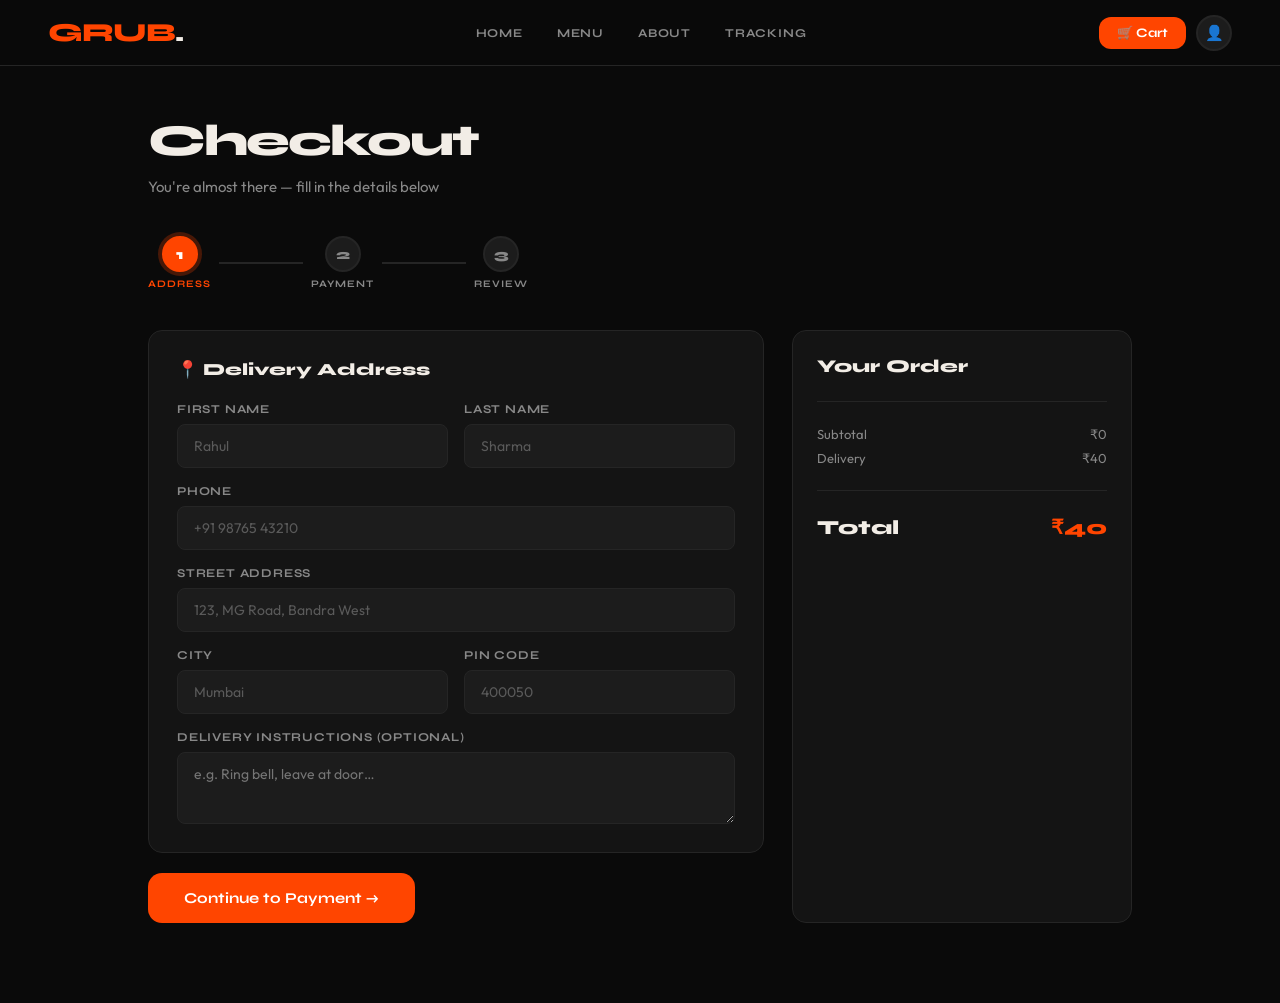
<file: checkout.html>
<!DOCTYPE html>
<html lang="en">
<head>
<meta charset="UTF-8"><meta name="viewport" content="width=device-width,initial-scale=1">
<title>Checkout — GRUB</title>
<link rel="stylesheet" href="style.css">
<style>
.checkout-page {
  padding: calc(var(--nav-h) + 48px) 48px 80px;
  max-width: 1080px; margin: 0 auto;
}
.checkout-title { font-family: var(--font-head); font-size: 44px; font-weight: 800; letter-spacing: -2px; margin-bottom: 10px; }
.checkout-sub { color: var(--muted2); font-size: 15px; margin-bottom: 40px; }

/* Steps */
.steps-nav { display: flex; align-items: center; gap: 0; margin-bottom: 44px; }
.step-dot {
  width: 36px; height: 36px; border-radius: 50%;
  background: var(--surface2); border: 2px solid var(--border);
  font-family: var(--font-head); font-size: 14px; font-weight: 800;
  display: flex; align-items: center; justify-content: center;
  color: var(--muted2); flex-shrink: 0; transition: all 0.3s;
}
.step-dot.done { background: var(--success); border-color: var(--success); color: #fff; }
.step-dot.active { background: var(--accent); border-color: var(--accent); color: #fff; box-shadow: 0 0 0 4px var(--accent-glow); }
.step-line { flex: 1; height: 2px; background: var(--border); margin: 0 8px; transition: background 0.3s; }
.step-line.done { background: var(--success); }
.step-label { font-family: var(--font-head); font-size: 10px; font-weight: 700; text-align: center; margin-top: 6px; text-transform: uppercase; letter-spacing: 1px; }
.steps-wrap { display: flex; flex-direction: column; align-items: center; }

.checkout-layout { display: grid; grid-template-columns: 1fr 340px; gap: 28px; }

/* Form sections */
.form-section {
  background: var(--surface); border: 1px solid var(--border);
  border-radius: var(--radius); padding: 28px; margin-bottom: 20px;
}
.form-section-title {
  font-family: var(--font-head); font-size: 17px; font-weight: 800;
  margin-bottom: 22px; display: flex; align-items: center; gap: 10px;
}
.form-row { display: grid; grid-template-columns: 1fr 1fr; gap: 16px; }

/* Payment methods */
.pay-methods { display: flex; flex-direction: column; gap: 10px; }
.pay-opt {
  border: 2px solid var(--border); border-radius: var(--radius);
  padding: 14px 18px; cursor: pointer; transition: all var(--transition);
  display: flex; align-items: center; gap: 14px;
}
.pay-opt:hover { border-color: rgba(255,69,0,0.4); }
.pay-opt.selected { border-color: var(--accent); background: rgba(255,69,0,0.05); }
.pay-icon { font-size: 24px; }
.pay-info { flex: 1; }
.pay-name { font-family: var(--font-head); font-size: 14px; font-weight: 700; }
.pay-desc { font-size: 12px; color: var(--muted2); margin-top: 2px; }
.pay-radio { width: 18px; height: 18px; border-radius: 50%; border: 2px solid var(--border); transition: all var(--transition); flex-shrink: 0; }
.pay-opt.selected .pay-radio { border-color: var(--accent); background: var(--accent); box-shadow: inset 0 0 0 4px var(--surface); }

/* Order summary sidebar */
.summary-card {
  background: var(--surface); border: 1px solid var(--border);
  border-radius: var(--radius); padding: 24px;
  position: sticky; top: calc(var(--nav-h) + 20px);
}
.summary-title { font-family: var(--font-head); font-size: 18px; font-weight: 800; margin-bottom: 20px; }
.sum-item { display: flex; justify-content: space-between; align-items: center; font-size: 13px; margin-bottom: 10px; }
.sum-item-left { display: flex; align-items: center; gap: 8px; }
.sum-emoji { font-size: 22px; }
.sum-name { font-weight: 500; }
.sum-qty { color: var(--muted2); font-size: 11px; }
.sum-price { font-family: var(--font-head); font-weight: 700; font-size: 14px; }
.sum-row { display: flex; justify-content: space-between; font-size: 13px; color: var(--muted2); margin-bottom: 8px; }
.sum-total { display: flex; justify-content: space-between; font-family: var(--font-head); font-weight: 800; font-size: 20px; }
.sum-total .val { color: var(--accent); }

/* Success overlay */
.success-overlay {
  position: fixed; inset: 0; z-index: 3000;
  background: rgba(0,0,0,0.9); backdrop-filter: blur(8px);
  display: flex; align-items: center; justify-content: center;
  opacity: 0; pointer-events: none; transition: opacity 0.4s;
}
.success-overlay.show { opacity: 1; pointer-events: all; }
.success-card {
  background: var(--surface); border: 1px solid var(--border);
  border-radius: 24px; padding: 52px 40px; text-align: center; max-width: 440px;
  transform: scale(0.9); transition: transform 0.4s cubic-bezier(0.34,1.56,0.64,1);
}
.success-overlay.show .success-card { transform: scale(1); }
.success-icon { font-size: 72px; margin-bottom: 20px; display: block; }
.success-title { font-family: var(--font-head); font-size: 32px; font-weight: 800; letter-spacing: -1px; margin-bottom: 10px; }
.success-sub { color: var(--muted2); font-size: 15px; margin-bottom: 28px; line-height: 1.6; }
.order-id-chip {
  background: rgba(255,69,0,0.1); border: 1px solid rgba(255,69,0,0.3);
  border-radius: 999px; padding: 8px 20px; display: inline-block;
  font-family: var(--font-head); font-size: 14px; color: var(--accent);
  margin-bottom: 28px;
}

@media(max-width:900px){
  .checkout-page { padding: calc(var(--nav-h) + 20px) 20px 60px; }
  .checkout-layout { grid-template-columns: 1fr; }
  .summary-card { position: static; }
  .form-row { grid-template-columns: 1fr; }
}
</style>
</head>
<body>
<div class="page-enter">

<main>
<div class="checkout-page">
  <div class="checkout-title">Checkout</div>
  <div class="checkout-sub">You're almost there — fill in the details below</div>

  <!-- STEP NAV -->
  <div class="steps-nav" id="steps-nav" style="max-width:380px;margin-bottom:40px">
    <div style="display:flex;flex-direction:column;align-items:center"><div class="step-dot active" id="sd1">1</div><div class="step-label" style="color:var(--accent)">Address</div></div>
    <div class="step-line" id="sl1"></div>
    <div style="display:flex;flex-direction:column;align-items:center"><div class="step-dot" id="sd2">2</div><div class="step-label" style="color:var(--muted2)">Payment</div></div>
    <div class="step-line" id="sl2"></div>
    <div style="display:flex;flex-direction:column;align-items:center"><div class="step-dot" id="sd3">3</div><div class="step-label" style="color:var(--muted2)">Review</div></div>
  </div>

  <div class="checkout-layout">
    <div id="form-area">
      <!-- STEP 1: ADDRESS -->
      <div id="step1">
        <div class="form-section">
          <div class="form-section-title">📍 Delivery Address</div>
          <div style="display:flex;flex-direction:column;gap:16px">
            <div class="form-row">
              <div class="form-group"><label class="form-label">First Name</label><input class="form-input" id="fname" placeholder="Rahul"></div>
              <div class="form-group"><label class="form-label">Last Name</label><input class="form-input" id="lname" placeholder="Sharma"></div>
            </div>
            <div class="form-group"><label class="form-label">Phone</label><input class="form-input" id="phone" placeholder="+91 98765 43210" type="tel"></div>
            <div class="form-group"><label class="form-label">Street Address</label><input class="form-input" id="address" placeholder="123, MG Road, Bandra West"></div>
            <div class="form-row">
              <div class="form-group"><label class="form-label">City</label><input class="form-input" id="city" placeholder="Mumbai"></div>
              <div class="form-group"><label class="form-label">PIN Code</label><input class="form-input" id="pin" placeholder="400050"></div>
            </div>
            <div class="form-group"><label class="form-label">Delivery Instructions (optional)</label><textarea class="form-textarea" id="instructions" placeholder="e.g. Ring bell, leave at door…" style="min-height:72px"></textarea></div>
          </div>
        </div>
        <button class="btn btn-primary btn-lg" onclick="goStep(2)">Continue to Payment →</button>
      </div>

      <!-- STEP 2: PAYMENT -->
      <div id="step2" style="display:none">
        <div class="form-section">
          <div class="form-section-title">💳 Payment Method</div>
          <div class="pay-methods" id="pay-methods">
            <div class="pay-opt selected" data-pay="upi">
              <div class="pay-icon">📱</div>
              <div class="pay-info"><div class="pay-name">UPI</div><div class="pay-desc">GPay, PhonePe, Paytm, BHIM</div></div>
              <div class="pay-radio"></div>
            </div>
            <div class="pay-opt" data-pay="card">
              <div class="pay-icon">💳</div>
              <div class="pay-info"><div class="pay-name">Credit / Debit Card</div><div class="pay-desc">Visa, Mastercard, RuPay</div></div>
              <div class="pay-radio"></div>
            </div>
            <div class="pay-opt" data-pay="netbanking">
              <div class="pay-icon">🏦</div>
              <div class="pay-info"><div class="pay-name">Net Banking</div><div class="pay-desc">All major Indian banks</div></div>
              <div class="pay-radio"></div>
            </div>
            <div class="pay-opt" data-pay="cod">
              <div class="pay-icon">💵</div>
              <div class="pay-info"><div class="pay-name">Cash on Delivery</div><div class="pay-desc">Pay when your order arrives</div></div>
              <div class="pay-radio"></div>
            </div>
          </div>
          <!-- Card fields (shown conditionally) -->
          <div id="card-fields" style="display:none;margin-top:20px;display:flex;flex-direction:column;gap:14px">
            <div class="form-group"><label class="form-label">Card Number</label><input class="form-input" id="cardnum" placeholder="4242 4242 4242 4242" maxlength="19"></div>
            <div class="form-row">
              <div class="form-group"><label class="form-label">Expiry</label><input class="form-input" id="expiry" placeholder="MM / YY" maxlength="7"></div>
              <div class="form-group"><label class="form-label">CVV</label><input class="form-input" id="cvv" placeholder="•••" maxlength="3" type="password"></div>
            </div>
          </div>
        </div>
        <div style="display:flex;gap:12px">
          <button class="btn btn-ghost" onclick="goStep(1)">← Back</button>
          <button class="btn btn-primary btn-lg" onclick="goStep(3)">Review Order →</button>
        </div>
      </div>

      <!-- STEP 3: REVIEW -->
      <div id="step3" style="display:none">
        <div class="form-section">
          <div class="form-section-title">✅ Review & Place Order</div>
          <div id="review-content"></div>
        </div>
        <div style="display:flex;gap:12px">
          <button class="btn btn-ghost" onclick="goStep(2)">← Back</button>
          <button class="btn btn-primary btn-lg" onclick="placeOrder()">Place Order 🚀</button>
        </div>
      </div>
    </div>

    <!-- SUMMARY SIDEBAR -->
    <div class="summary-card">
      <div class="summary-title">Your Order</div>
      <div id="sidebar-items"></div>
      <div class="divider"></div>
      <div class="sum-row"><span>Subtotal</span><span id="s-sub"></span></div>
      <div class="sum-row"><span>Delivery</span><span id="s-del"></span></div>
      <div class="divider"></div>
      <div class="sum-total"><span>Total</span><span class="val" id="s-total"></span></div>
    </div>
  </div>
</div>
</main>

<!-- SUCCESS -->
<div class="success-overlay" id="success-overlay">
  <div class="success-card">
    <span class="success-icon">🎉</span>
    <div class="success-title">Order Placed!</div>
    <div class="success-sub">Your food is being prepared. We'll deliver it hot & fresh in under 30 minutes!</div>
    <div class="order-id-chip" id="order-id-chip">Order #GRUB-0000</div>
    <div style="display:flex;flex-direction:column;gap:10px">
      <a class="btn btn-primary btn-full" href="tracking.html">Track My Order 🚴</a>
      <a class="btn btn-ghost btn-full" href="index.html">Back to Home</a>
    </div>
  </div>
</div>

<script src="app.js"></script>
<script>
injectNav('checkout.html');

let currentStep = 1, selectedPay = 'upi';

// Build sidebar
function buildSidebar(){
  const cart = Cart.get();
  const sub = Cart.total();
  const del = sub>=299 ? 0 : 40;
  document.getElementById('sidebar-items').innerHTML = cart.map(i=>`
    <div class="sum-item">
      <div class="sum-item-left"><span class="sum-emoji">${i.emoji}</span><div><div class="sum-name">${i.name}</div><div class="sum-qty">×${i.qty}</div></div></div>
      <div class="sum-price">${fmt.price(i.price*i.qty)}</div>
    </div>`).join('');
  document.getElementById('s-sub').textContent = fmt.price(sub);
  document.getElementById('s-del').textContent = del===0?'FREE 🎉':fmt.price(del);
  document.getElementById('s-total').textContent = fmt.price(sub+del);
}
buildSidebar();

// Steps
function goStep(n){
  if (n===2 && !validateAddress()) return;
  currentStep = n;
  ['step1','step2','step3'].forEach((id,i)=> document.getElementById(id).style.display = (i+1===n?'':'none'));
  ['sd1','sd2','sd3'].forEach((id,i)=>{
    const el = document.getElementById(id);
    el.className = 'step-dot' + (i+1<n?' done':i+1===n?' active':'');
  });
  ['sl1','sl2'].forEach((id,i)=> document.getElementById(id).className='step-line'+(n>i+1?' done':''));
  if (n===3) buildReview();
}

function validateAddress(){
  const fields = ['fname','lname','phone','address','city','pin'];
  for (let f of fields){
    if (!document.getElementById(f).value.trim()){ toast('Please fill all required fields', 'error'); document.getElementById(f).focus(); return false; }
  }
  return true;
}

// Pay method
document.querySelectorAll('.pay-opt').forEach(opt=>{
  opt.onclick=()=>{
    selectedPay = opt.dataset.pay;
    document.querySelectorAll('.pay-opt').forEach(o=>o.classList.remove('selected'));
    opt.classList.add('selected');
    document.getElementById('card-fields').style.display = selectedPay==='card'?'flex':'none';
  };
});

// Card formatting
document.getElementById('cardnum')?.addEventListener('input', e=>{
  e.target.value = e.target.value.replace(/\D/g,'').replace(/(.{4})/g,'$1 ').trim().slice(0,19);
});
document.getElementById('expiry')?.addEventListener('input', e=>{
  let v = e.target.value.replace(/\D/g,'');
  if (v.length>=3) v = v.slice(0,2)+' / '+v.slice(2,4);
  e.target.value = v;
});

function buildReview(){
  const name = `${document.getElementById('fname').value} ${document.getElementById('lname').value}`;
  const addr = `${document.getElementById('address').value}, ${document.getElementById('city').value} - ${document.getElementById('pin').value}`;
  const payLabels = {upi:'UPI Payment',card:'Credit/Debit Card',netbanking:'Net Banking',cod:'Cash on Delivery'};
  document.getElementById('review-content').innerHTML=`
    <div style="display:flex;flex-direction:column;gap:16px">
      <div style="background:var(--surface2);border-radius:var(--radius-sm);padding:16px">
        <div class="label" style="margin-bottom:8px">Delivering to</div>
        <div style="font-weight:500">${name}</div>
        <div style="font-size:13px;color:var(--muted2);margin-top:4px">${addr}</div>
      </div>
      <div style="background:var(--surface2);border-radius:var(--radius-sm);padding:16px">
        <div class="label" style="margin-bottom:8px">Payment</div>
        <div style="font-weight:500">${payLabels[selectedPay]||'UPI'}</div>
      </div>
    </div>`;
}

function placeOrder(){
  const cart = Cart.get();
  if (!cart.length){ toast('Cart is empty!','error'); return; }
  const orderId = 'GRUB-'+Math.random().toString(36).substr(2,6).toUpperCase();
  const order = {
    id: orderId,
    items: cart,
    total: Cart.total() + (Cart.total()>=299?0:40),
    address: `${document.getElementById('address').value}, ${document.getElementById('city').value}`,
    payment: selectedPay,
    status: 'preparing',
    createdAt: new Date().toISOString(),
    estimatedMin: 28,
  };
  Orders.add(order);
  Cart.clear();
  document.getElementById('order-id-chip').textContent = `Order #${orderId}`;
  const overlay = document.getElementById('success-overlay');
  overlay.classList.add('show');
}
</script>
</body>
</html>
</file>
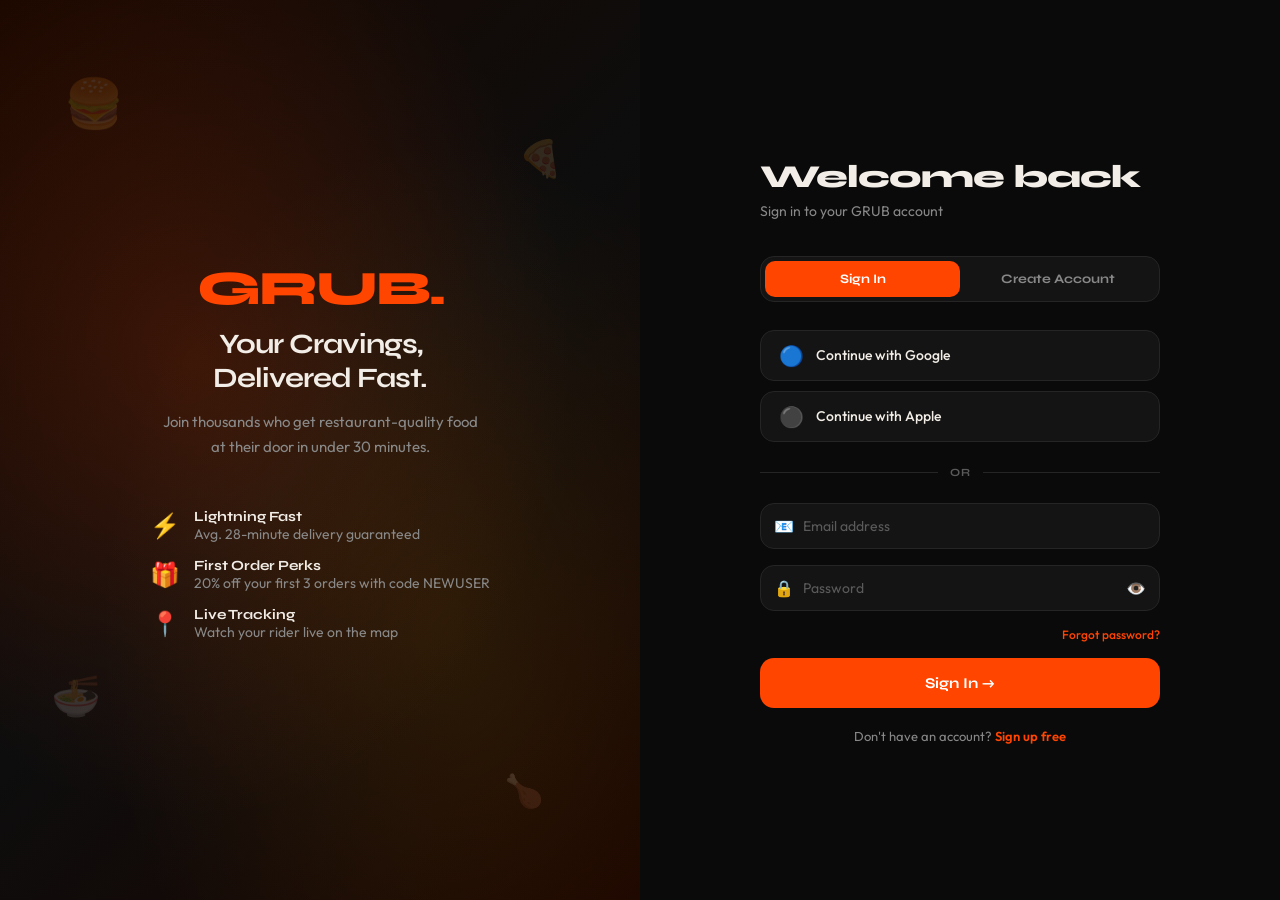
<file: login.html>
<!DOCTYPE html>
<html lang="en">
<head>
<meta charset="UTF-8"><meta name="viewport" content="width=device-width,initial-scale=1">
<title>Login — GRUB</title>
<link rel="stylesheet" href="style.css">
<style>
.auth-page {
  min-height: 100vh;
  display: grid; grid-template-columns: 1fr 1fr;
}

/* Left Panel */
.auth-left {
  background: linear-gradient(135deg, #1a0800 0%, #0d0d0d 50%, #1a0500 100%);
  position: relative; overflow: hidden;
  display: flex; flex-direction: column; justify-content: center; align-items: center;
  padding: 60px; text-align: center;
}
.auth-left::before {
  content:''; position:absolute; inset:0;
  background: radial-gradient(ellipse at 30% 40%, rgba(255,69,0,0.18) 0%, transparent 60%),
              radial-gradient(ellipse at 70% 70%, rgba(255,170,0,0.1) 0%, transparent 55%);
}
.auth-left-content { position: relative; z-index: 1; }
.auth-brand { font-family: var(--font-head); font-size: 48px; font-weight: 800; letter-spacing: -2px; color: var(--accent); margin-bottom: 10px; }
.auth-tagline { font-family: var(--font-head); font-size: 28px; font-weight: 700; letter-spacing: -1px; margin-bottom: 14px; }
.auth-desc { color: var(--muted2); font-size: 15px; line-height: 1.7; max-width: 320px; margin: 0 auto 48px; }
.auth-perks { display: flex; flex-direction: column; gap: 14px; text-align: left; }
.perk { display: flex; align-items: center; gap: 14px; }
.perk-icon { font-size: 24px; }
.perk-text { font-size: 14px; color: var(--muted2); }
.perk-text strong { color: var(--text); display: block; font-family: var(--font-head); font-size: 14px; }
.food-float {
  position: absolute; font-size: 48px; opacity: 0.15;
  animation: floatRand 4s ease-in-out infinite;
}
@keyframes floatRand { 0%,100%{transform:translateY(0) rotate(-5deg)} 50%{transform:translateY(-16px) rotate(5deg)} }

/* Right Panel */
.auth-right {
  display: flex; align-items: center; justify-content: center;
  padding: 60px 48px;
  background: var(--bg);
}
.auth-box { width: 100%; max-width: 400px; animation: scaleIn 0.45s ease both; }
.auth-box-title { font-family: var(--font-head); font-size: 32px; font-weight: 800; letter-spacing: -1px; margin-bottom: 6px; }
.auth-box-sub { color: var(--muted2); font-size: 14px; margin-bottom: 36px; }

/* Tabs */
.auth-tabs { display: flex; background: var(--surface); border: 1px solid var(--border); border-radius: var(--radius); padding: 4px; margin-bottom: 28px; }
.auth-tab {
  flex: 1; padding: 10px; text-align: center;
  font-family: var(--font-head); font-size: 13px; font-weight: 700;
  border-radius: 10px; cursor: pointer; transition: all var(--transition);
  color: var(--muted2);
}
.auth-tab.active { background: var(--accent); color: #fff; }

/* Social buttons */
.social-btns { display: flex; flex-direction: column; gap: 10px; margin-bottom: 24px; }
.social-btn {
  display: flex; align-items: center; gap: 12px;
  background: var(--surface); border: 1px solid var(--border);
  border-radius: var(--radius); padding: 12px 18px;
  cursor: pointer; transition: all var(--transition);
  font-family: var(--font-body); font-size: 14px; font-weight: 500; color: var(--text);
}
.social-btn:hover { border-color: rgba(255,69,0,0.35); background: var(--surface2); }
.social-icon { font-size: 20px; }

/* Or divider */
.or-divider { display: flex; align-items: center; gap: 12px; margin-bottom: 24px; }
.or-line { flex: 1; height: 1px; background: var(--border); }
.or-text { font-family: var(--font-head); font-size: 11px; font-weight: 700; color: var(--muted); text-transform: uppercase; letter-spacing: 1px; }

/* Form */
.auth-form { display: flex; flex-direction: column; gap: 16px; }
.input-wrap { position: relative; }
.input-icon { position: absolute; left: 14px; top: 50%; transform: translateY(-50%); font-size: 16px; pointer-events: none; }
.auth-input {
  width: 100%; background: var(--surface); border: 1px solid var(--border);
  border-radius: var(--radius); color: var(--text);
  font-family: var(--font-body); font-size: 14px;
  padding: 13px 16px 13px 42px; outline: none;
  transition: all var(--transition);
}
.auth-input::placeholder { color: var(--muted); }
.auth-input:focus { border-color: var(--accent); box-shadow: 0 0 0 3px var(--accent-glow); }
.password-toggle {
  position: absolute; right: 14px; top: 50%; transform: translateY(-50%);
  background: none; border: none; color: var(--muted2); cursor: pointer; font-size: 16px;
  transition: color var(--transition);
}
.password-toggle:hover { color: var(--text); }

.forgot-link { text-align: right; font-size: 12px; color: var(--accent); cursor: pointer; font-weight: 500; transition: opacity var(--transition); }
.forgot-link:hover { opacity: 0.7; }

.terms { font-size: 11px; color: var(--muted2); text-align: center; line-height: 1.6; margin-top: 4px; }
.terms a { color: var(--accent); cursor: pointer; }

.switch-auth { text-align: center; font-size: 13px; color: var(--muted2); margin-top: 20px; }
.switch-link { color: var(--accent); cursor: pointer; font-weight: 600; }

@media(max-width:900px){
  .auth-page { grid-template-columns: 1fr; }
  .auth-left { display: none; }
  .auth-right { padding: 40px 24px; min-height: 100vh; }
}
</style>
</head>
<body>
<div class="page-enter auth-page">

  <!-- LEFT PANEL -->
  <div class="auth-left">
    <span class="food-float" style="top:8%;left:10%;animation-delay:0s">🍔</span>
    <span class="food-float" style="top:15%;right:12%;animation-delay:0.8s;font-size:36px">🍕</span>
    <span class="food-float" style="bottom:20%;left:8%;animation-delay:1.6s;font-size:40px">🍜</span>
    <span class="food-float" style="bottom:10%;right:15%;animation-delay:0.4s;font-size:32px">🍗</span>

    <div class="auth-left-content">
      <div class="auth-brand">GRUB.</div>
      <div class="auth-tagline">Your Cravings,<br>Delivered Fast.</div>
      <div class="auth-desc">Join thousands who get restaurant-quality food at their door in under 30 minutes.</div>
      <div class="auth-perks">
        <div class="perk"><span class="perk-icon">⚡</span><div class="perk-text"><strong>Lightning Fast</strong>Avg. 28-minute delivery guaranteed</div></div>
        <div class="perk"><span class="perk-icon">🎁</span><div class="perk-text"><strong>First Order Perks</strong>20% off your first 3 orders with code NEWUSER</div></div>
        <div class="perk"><span class="perk-icon">📍</span><div class="perk-text"><strong>Live Tracking</strong>Watch your rider live on the map</div></div>
      </div>
    </div>
  </div>

  <!-- RIGHT PANEL -->
  <div class="auth-right">
    <div class="auth-box">
      <div class="auth-box-title" id="box-title">Welcome back</div>
      <div class="auth-box-sub" id="box-sub">Sign in to your GRUB account</div>

      <div class="auth-tabs">
        <div class="auth-tab active" id="tab-login" onclick="switchTab('login')">Sign In</div>
        <div class="auth-tab" id="tab-signup" onclick="switchTab('signup')">Create Account</div>
      </div>

      <!-- SOCIAL -->
      <div class="social-btns">
        <button class="social-btn" onclick="socialLogin('Google')"><span class="social-icon">🔵</span>Continue with Google</button>
        <button class="social-btn" onclick="socialLogin('Apple')"><span class="social-icon">⚫</span>Continue with Apple</button>
      </div>

      <div class="or-divider"><div class="or-line"></div><div class="or-text">or</div><div class="or-line"></div></div>

      <!-- LOGIN FORM -->
      <div id="login-form">
        <div class="auth-form">
          <div class="input-wrap">
            <span class="input-icon">📧</span>
            <input class="auth-input" id="login-email" type="email" placeholder="Email address">
          </div>
          <div class="input-wrap">
            <span class="input-icon">🔒</span>
            <input class="auth-input" id="login-pass" type="password" placeholder="Password">
            <button class="password-toggle" onclick="togglePwd('login-pass',this)">👁️</button>
          </div>
          <div class="forgot-link" onclick="forgotPwd()">Forgot password?</div>
          <button class="btn btn-primary btn-full btn-lg" onclick="doLogin()">Sign In →</button>
        </div>
      </div>

      <!-- SIGNUP FORM -->
      <div id="signup-form" style="display:none">
        <div class="auth-form">
          <div class="input-wrap">
            <span class="input-icon">👤</span>
            <input class="auth-input" id="su-name" placeholder="Full name">
          </div>
          <div class="input-wrap">
            <span class="input-icon">📧</span>
            <input class="auth-input" id="su-email" type="email" placeholder="Email address">
          </div>
          <div class="input-wrap">
            <span class="input-icon">📱</span>
            <input class="auth-input" id="su-phone" type="tel" placeholder="Phone number">
          </div>
          <div class="input-wrap">
            <span class="input-icon">🔒</span>
            <input class="auth-input" id="su-pass" type="password" placeholder="Create password">
            <button class="password-toggle" onclick="togglePwd('su-pass',this)">👁️</button>
          </div>
          <div class="terms">By signing up you agree to our <a>Terms of Service</a> & <a>Privacy Policy</a>.</div>
          <button class="btn btn-primary btn-full btn-lg" onclick="doSignup()">Create Account 🚀</button>
        </div>
      </div>

      <div class="switch-auth" id="switch-text">
        Don't have an account? <span class="switch-link" onclick="switchTab('signup')">Sign up free</span>
      </div>
    </div>
  </div>
</div>

<script src="app.js"></script>
<script>
// Redirect if already logged in
if (Auth.isLoggedIn()){
  const ref = new URLSearchParams(location.search).get('ref') || 'index.html';
  window.location = ref;
}

function switchTab(tab){
  const isLogin = tab==='login';
  document.getElementById('tab-login').classList.toggle('active', isLogin);
  document.getElementById('tab-signup').classList.toggle('active', !isLogin);
  document.getElementById('login-form').style.display = isLogin?'':'none';
  document.getElementById('signup-form').style.display = isLogin?'none':'';
  document.getElementById('box-title').textContent = isLogin ? 'Welcome back' : 'Join GRUB';
  document.getElementById('box-sub').textContent = isLogin ? 'Sign in to your GRUB account' : 'Create your free account in seconds';
  document.getElementById('switch-text').innerHTML = isLogin
    ? `Don't have an account? <span class="switch-link" onclick="switchTab('signup')">Sign up free</span>`
    : `Already have an account? <span class="switch-link" onclick="switchTab('login')">Sign in</span>`;
}

function togglePwd(id, btn){
  const input = document.getElementById(id);
  input.type = input.type==='password' ? 'text' : 'password';
  btn.textContent = input.type==='password' ? '👁️' : '🙈';
}

function socialLogin(provider){
  const user = { name: provider+' User', email: provider.toLowerCase()+'@example.com', provider };
  Auth.login(user);
  toast(`Signed in with ${provider}! 🎉`, 'success');
  setTimeout(()=> window.location='index.html', 900);
}

function doLogin(){
  const email = document.getElementById('login-email').value.trim();
  const pass  = document.getElementById('login-pass').value;
  if (!email || !pass){ toast('Please fill all fields', 'error'); return; }
  if (!email.includes('@')){ toast('Enter a valid email', 'error'); return; }
  // Demo: any email/pass works
  const user = { name: email.split('@')[0], email, provider: 'email' };
  Auth.login(user);
  toast('Welcome back! 🎉', 'success');
  setTimeout(()=> window.location='index.html', 900);
}

function doSignup(){
  const name  = document.getElementById('su-name').value.trim();
  const email = document.getElementById('su-email').value.trim();
  const phone = document.getElementById('su-phone').value.trim();
  const pass  = document.getElementById('su-pass').value;
  if (!name||!email||!phone||!pass){ toast('Please fill all fields', 'error'); return; }
  if (!email.includes('@')){ toast('Enter a valid email', 'error'); return; }
  if (pass.length<6){ toast('Password must be at least 6 characters', 'error'); return; }
  const user = { name, email, phone, provider: 'email' };
  Auth.login(user);
  toast(`Account created! Welcome, ${name}! 🎉`, 'success');
  setTimeout(()=> window.location='index.html', 900);
}

function forgotPwd(){
  const email = document.getElementById('login-email').value.trim();
  if (!email){ toast('Enter your email first', 'error'); return; }
  toast(`Reset link sent to ${email}`, 'success');
}
</script>
</body>
</html>
</file>
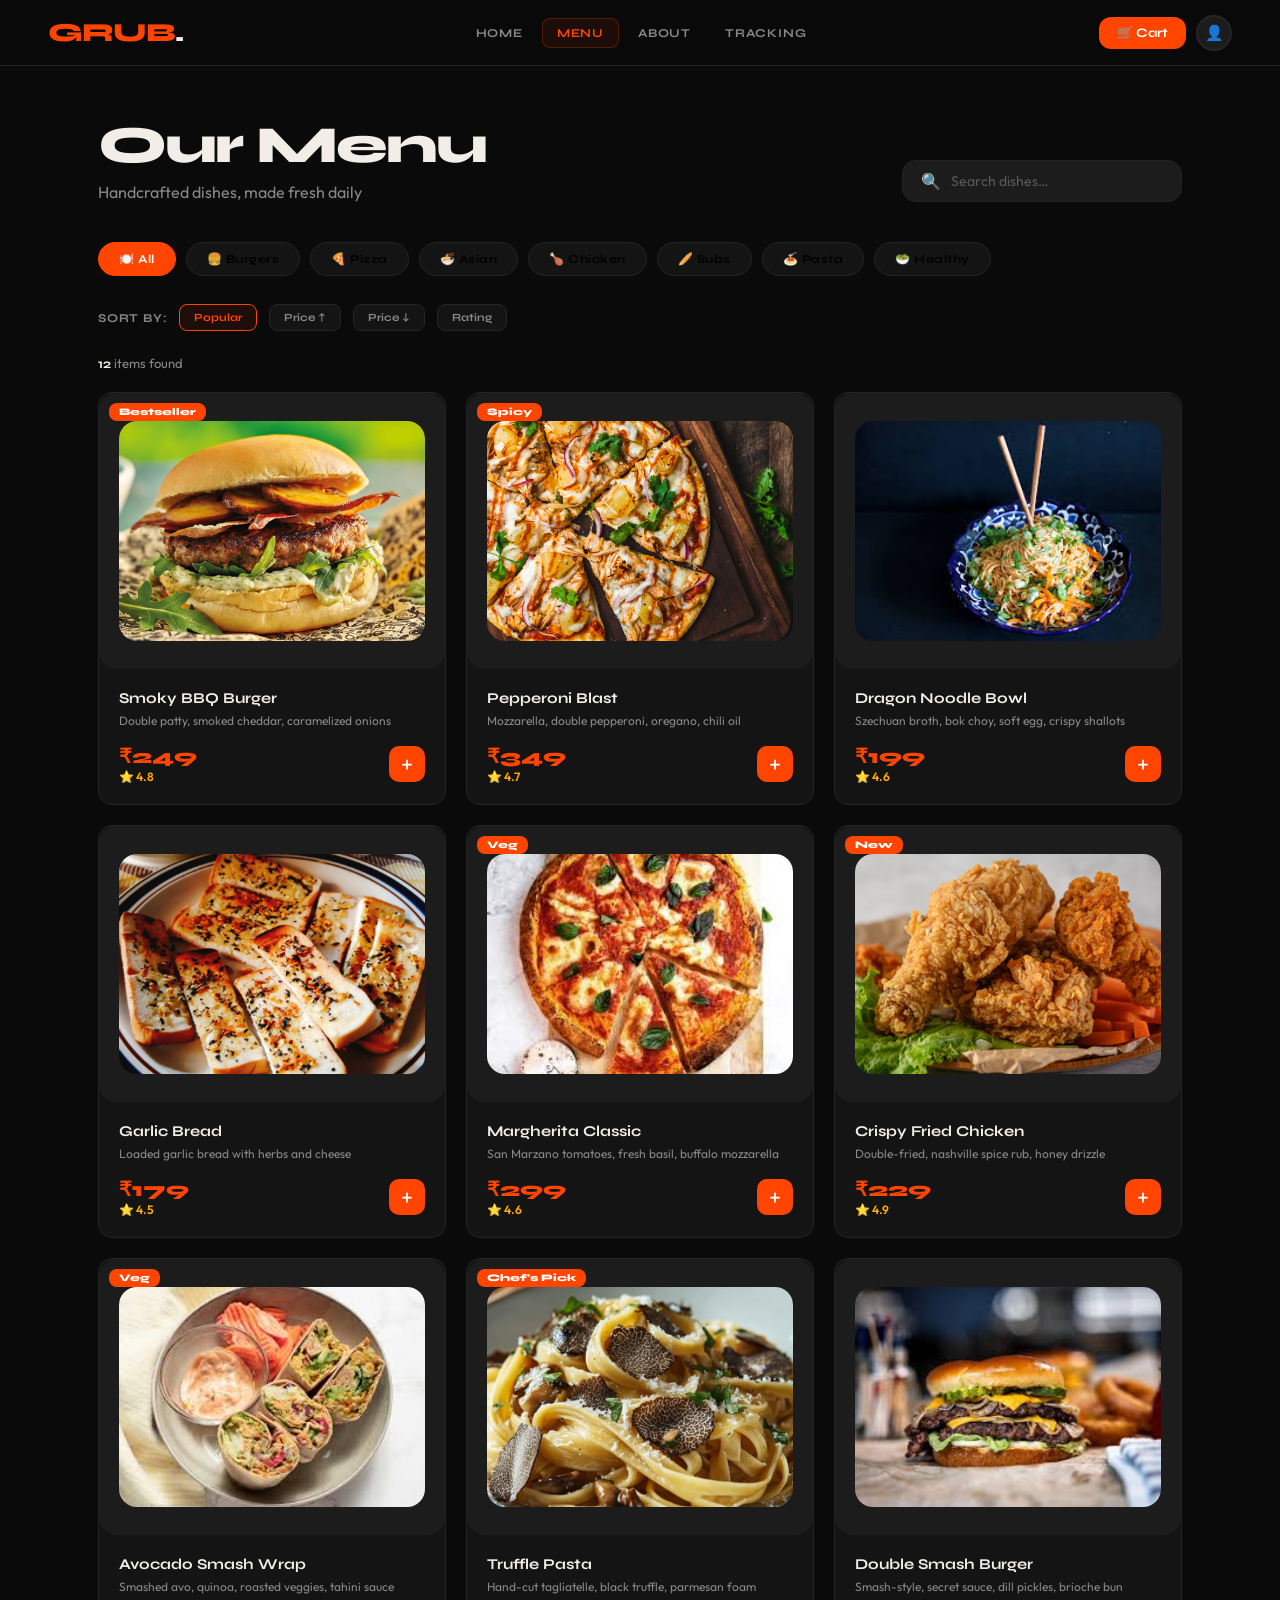
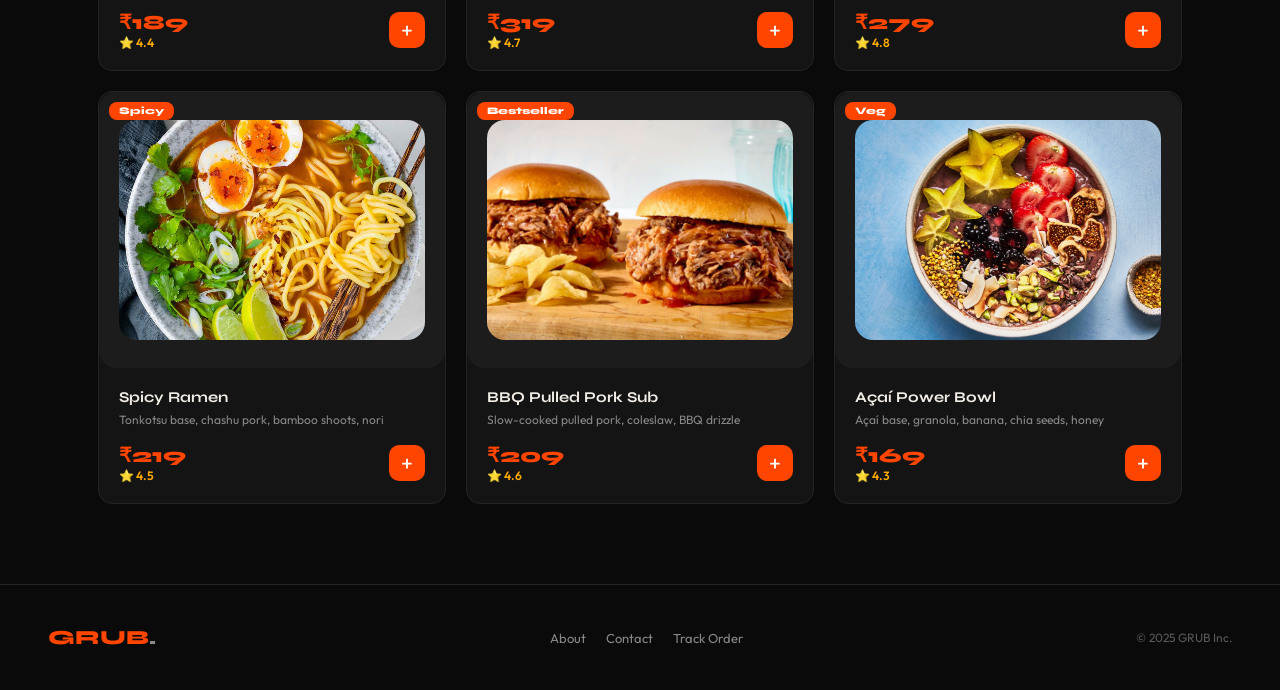
<file: menu.html>
<!DOCTYPE html>
<html lang="en">
<head>
<meta charset="UTF-8"><meta name="viewport" content="width=device-width,initial-scale=1">
<title>Menu — GRUB</title>
<link rel="stylesheet" href="style.css">
<style>
.menu-hero {
  padding: calc(var(--nav-h) + 48px) 48px 40px;
  max-width: 1180px; margin: 0 auto;
  display: flex; justify-content: space-between; align-items: flex-end;
  flex-wrap: wrap; gap: 16px;
}
.menu-hero-title { font-family: var(--font-head); font-size: 52px; font-weight: 800; letter-spacing: -2px; }
.menu-hero-sub { color: var(--muted2); font-size: 16px; margin-top: 6px; }

.search-bar {
  display: flex; align-items: center; gap: 10px;
  background: var(--surface2); border: 1px solid var(--border);
  border-radius: var(--radius); padding: 10px 18px;
  min-width: 280px; transition: all var(--transition);
}
.search-bar:focus-within { border-color: var(--accent); box-shadow: 0 0 0 3px var(--accent-glow); }
.search-bar input {
  background: none; border: none; outline: none;
  color: var(--text); font-size: 14px; font-family: var(--font-body);
  flex: 1;
}
.search-bar input::placeholder { color: var(--muted); }

.filter-bar {
  padding: 0 48px 28px; max-width: 1180px; margin: 0 auto;
  display: flex; gap: 10px; flex-wrap: wrap;
}
.cat-pill {
  padding: 9px 20px; border-radius: 999px;
  border: 1px solid var(--border); background: var(--surface);
  font-family: var(--font-head); font-size: 12px; font-weight: 700;
  cursor: pointer; transition: all var(--transition);
  display: flex; align-items: center; gap: 7px; letter-spacing: 0.5px;
}
.cat-pill:hover { border-color: rgba(255,69,0,0.4); color: var(--accent); }
.cat-pill.active { background: var(--accent); color: #fff; border-color: var(--accent); }

.sort-bar {
  padding: 0 48px 24px; max-width: 1180px; margin: 0 auto;
  display: flex; align-items: center; gap: 12px;
}
.sort-label { font-family: var(--font-head); font-size: 12px; color: var(--muted2); font-weight: 700; letter-spacing: 0.8px; text-transform: uppercase; }
.sort-btn {
  padding: 6px 14px; border-radius: var(--radius-sm);
  border: 1px solid var(--border); background: var(--surface);
  font-family: var(--font-head); font-size: 11px; font-weight: 700;
  cursor: pointer; transition: all var(--transition); color: var(--muted2);
}
.sort-btn:hover, .sort-btn.active { border-color: var(--accent); color: var(--accent); background: rgba(255,69,0,0.08); }

.results-info {
  padding: 0 48px 20px; max-width: 1180px; margin: 0 auto;
  font-size: 13px; color: var(--muted2);
}
.results-info strong { color: var(--text); font-family: var(--font-head); }

.menu-grid-wrap { padding: 0 48px 80px; max-width: 1180px; margin: 0 auto; }

/* food card styles */
.food-img-wrap {
  background: var(--surface2); padding: 28px 20px; text-align: center;
  position: relative; font-size: 72px; line-height: 1;
}
.food-badge {
  position: absolute; top: 10px; left: 10px;
  background: var(--accent); color: #fff;
  border-radius: var(--radius-sm); padding: 4px 10px;
  font-family: var(--font-head); font-size: 10px; font-weight: 800;
}
.food-card { cursor: pointer; }
.food-name { font-family: var(--font-head); font-size: 15px; font-weight: 700; margin-bottom: 5px; }
.food-desc { font-size: 12px; color: var(--muted2); line-height: 1.5; margin-bottom: 14px; }
.food-footer { display: flex; justify-content: space-between; align-items: center; }
.food-price { font-family: var(--font-head); font-size: 20px; font-weight: 800; color: var(--accent); }
.food-rating { font-size: 12px; color: var(--accent2); font-weight: 600; }
.add-btn {
  width: 36px; height: 36px; border-radius: 10px;
  background: var(--accent); border: none; color: #fff;
  font-size: 22px; cursor: pointer; transition: all var(--transition);
  display: flex; align-items: center; justify-content: center;
}
.add-btn:hover { background: #ff6030; transform: scale(1.12); box-shadow: 0 4px 14px var(--accent-glow); }

@media(max-width:900px){
  .menu-hero,.filter-bar,.sort-bar,.results-info,.menu-grid-wrap { padding-left:20px; padding-right:20px; }
  .menu-hero-title { font-size: 36px; }
}
</style>
</head>
<body>
<div class="page-enter">

<main>
<div class="menu-hero">
  <div>
    <div class="menu-hero-title">Our Menu</div>
    <div class="menu-hero-sub">Handcrafted dishes, made fresh daily</div>
  </div>
  <div class="search-bar">
    <span>🔍</span>
    <input type="text" id="search-input" placeholder="Search dishes…">
  </div>
</div>

<div class="filter-bar" id="filter-bar"></div>

<div class="sort-bar">
  <span class="sort-label">Sort by:</span>
  <button class="sort-btn active" data-sort="popular">Popular</button>
  <button class="sort-btn" data-sort="price-asc">Price ↑</button>
  <button class="sort-btn" data-sort="price-desc">Price ↓</button>
  <button class="sort-btn" data-sort="rating">Rating</button>
</div>

<div class="results-info"><strong id="result-count">12</strong> items found</div>

<div class="menu-grid-wrap">
  <div class="grid-auto" id="menu-grid"></div>
</div>
</main>

<footer>
  <div class="footer-logo">GRUB<span>.</span></div>
  <div class="footer-links">
    <a class="footer-link" href="about.html">About</a>
    <a class="footer-link" href="contact.html">Contact</a>
    <a class="footer-link" href="tracking.html">Track Order</a>
  </div>
  <div class="footer-copy">© 2025 GRUB Inc.</div>
</footer>
</div>

<script src="app.js"></script>
<script>
injectNav('menu.html');

let activeCat = 'all', activeSort = 'popular', searchQ = '';

// Read URL param
const urlCat = new URLSearchParams(location.search).get('cat');
if (urlCat) activeCat = urlCat;

// Build filter pills
const filterBar = document.getElementById('filter-bar');
CATEGORIES.forEach(c=>{
  const el = document.createElement('button');
  el.className = 'cat-pill' + (c.id===activeCat?' active':'');
  el.innerHTML = `${c.emoji} ${c.label}`;
  el.onclick = ()=>{ activeCat=c.id; document.querySelectorAll('.cat-pill').forEach(p=>p.classList.remove('active')); el.classList.add('active'); render(); };
  filterBar.appendChild(el);
});

// Sort buttons
document.querySelectorAll('.sort-btn').forEach(b=>{
  b.onclick=()=>{ activeSort=b.dataset.sort; document.querySelectorAll('.sort-btn').forEach(s=>s.classList.remove('active')); b.classList.add('active'); render(); };
});

// Search
document.getElementById('search-input').addEventListener('input', e=>{ searchQ=e.target.value.toLowerCase(); render(); });

function getFiltered(){
  let items = activeCat==='all' ? MENU : MENU.filter(m=>m.cat===activeCat);
  if (searchQ) items = items.filter(m=> m.name.toLowerCase().includes(searchQ) || m.desc.toLowerCase().includes(searchQ));
  if (activeSort==='price-asc')  items = [...items].sort((a,b)=>a.price-b.price);
  if (activeSort==='price-desc') items = [...items].sort((a,b)=>b.price-a.price);
  if (activeSort==='rating')     items = [...items].sort((a,b)=>b.rating-a.rating);
  return items;
}

function render(){
  const items = getFiltered();
  const grid = document.getElementById('menu-grid');
  grid.innerHTML='';
  document.getElementById('result-count').textContent = items.length;
  if (!items.length){
    grid.innerHTML=`<div class="empty-state"><div class="empty-icon">🍽️</div><div class="empty-title">Nothing found</div><div class="empty-desc">Try a different category or search term.</div></div>`;
    return;
  }
  items.forEach(item=> grid.appendChild(buildFoodCard(item)));
}

render();
</script>
</body>
</html>
</file>
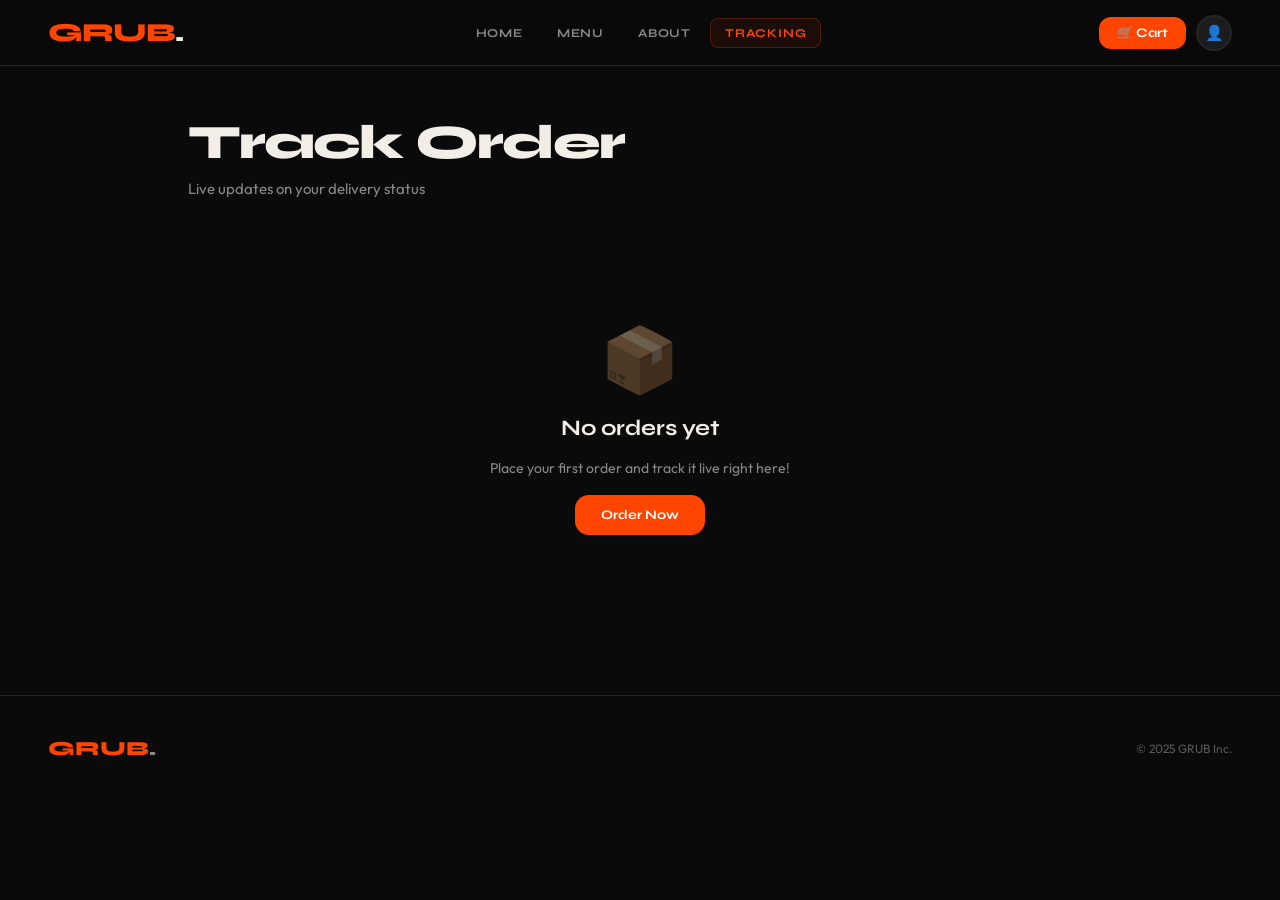
<file: tracking.html>
<!DOCTYPE html>
<html lang="en">
<head>
<meta charset="UTF-8"><meta name="viewport" content="width=device-width,initial-scale=1">
<title>Track Order — GRUB</title>
<link rel="stylesheet" href="style.css">
<style>
.tracking-page {
  padding: calc(var(--nav-h) + 48px) 48px 80px;
  max-width: 1000px; margin: 0 auto;
}
.tracking-title { font-family: var(--font-head); font-size: 48px; font-weight: 800; letter-spacing: -2px; margin-bottom: 8px; }
.tracking-sub { color: var(--muted2); font-size: 15px; margin-bottom: 40px; }

/* Order selector */
.order-selector { display: flex; gap: 10px; margin-bottom: 32px; flex-wrap: wrap; }
.order-chip {
  padding: 10px 20px; border-radius: 999px;
  border: 1px solid var(--border); background: var(--surface);
  font-family: var(--font-head); font-size: 12px; font-weight: 700;
  cursor: pointer; transition: all var(--transition);
}
.order-chip.active, .order-chip:hover { border-color: var(--accent); color: var(--accent); background: rgba(255,69,0,0.08); }

/* Live tracking card */
.tracking-card {
  background: var(--surface); border: 1px solid var(--border);
  border-radius: 20px; overflow: hidden; margin-bottom: 24px;
  animation: fadeUp 0.4s ease both;
}
.tracking-header {
  padding: 24px 28px; background: var(--surface2);
  border-bottom: 1px solid var(--border);
  display: flex; justify-content: space-between; align-items: center; flex-wrap: wrap; gap: 12px;
}
.order-num { font-family: var(--font-head); font-size: 13px; color: var(--muted2); font-weight: 700; letter-spacing: 1px; text-transform: uppercase; }
.order-id { font-family: var(--font-head); font-size: 22px; font-weight: 800; }
.order-time { font-size: 13px; color: var(--muted2); }

/* ETA chip */
.eta-chip {
  background: rgba(255,170,0,0.12); border: 1px solid rgba(255,170,0,0.3);
  border-radius: 12px; padding: 10px 18px; text-align: center;
}
.eta-num { font-family: var(--font-head); font-size: 28px; font-weight: 800; color: var(--accent2); }
.eta-label { font-size: 11px; color: var(--muted2); font-weight: 600; text-transform: uppercase; letter-spacing: 0.8px; }

/* Progress steps */
.progress-section { padding: 32px 28px; }
.progress-title { font-family: var(--font-head); font-size: 15px; font-weight: 700; color: var(--muted2); text-transform: uppercase; letter-spacing: 1px; margin-bottom: 28px; }
.progress-steps { display: flex; align-items: flex-start; justify-content: space-between; position: relative; }
.progress-steps::before {
  content: ''; position: absolute; top: 22px; left: 0; right: 0; height: 3px;
  background: var(--border); z-index: 0;
}
.progress-fill {
  position: absolute; top: 22px; left: 0; height: 3px;
  background: linear-gradient(90deg, var(--accent), var(--accent2));
  z-index: 1; transition: width 1.2s cubic-bezier(0.4,0,0.2,1);
}

.prog-step { display: flex; flex-direction: column; align-items: center; gap: 10px; z-index: 2; }
.prog-dot {
  width: 44px; height: 44px; border-radius: 50%;
  background: var(--surface2); border: 3px solid var(--border);
  display: flex; align-items: center; justify-content: center;
  font-size: 20px; transition: all 0.5s cubic-bezier(0.34,1.56,0.64,1);
}
.prog-dot.done { background: var(--success); border-color: var(--success); transform: scale(1.1); }
.prog-dot.active {
  background: var(--surface); border-color: var(--accent);
  box-shadow: 0 0 0 6px var(--accent-glow);
  animation: dotPulse 1.5s ease-in-out infinite;
}
@keyframes dotPulse {
  0%,100%{box-shadow:0 0 0 6px var(--accent-glow)}
  50%{box-shadow:0 0 0 12px rgba(255,69,0,0.08)}
}
.prog-label { font-family: var(--font-head); font-size: 11px; font-weight: 700; text-align: center; text-transform: uppercase; letter-spacing: 0.8px; color: var(--muted2); max-width: 72px; }
.prog-label.active { color: var(--accent); }
.prog-label.done { color: var(--success); }

/* Rider card */
.rider-card {
  margin: 0 28px 28px;
  background: var(--surface2); border: 1px solid var(--border);
  border-radius: var(--radius); padding: 18px 20px;
  display: flex; align-items: center; gap: 16px;
}
.rider-avatar { width: 48px; height: 48px; border-radius: 50%; background: rgba(255,69,0,0.15); border: 2px solid rgba(255,69,0,0.35); display: flex; align-items: center; justify-content: center; font-size: 24px; flex-shrink: 0; }
.rider-name { font-family: var(--font-head); font-size: 15px; font-weight: 700; }
.rider-info { font-size: 12px; color: var(--muted2); margin-top: 2px; }
.rider-call { margin-left: auto; }

/* Items summary */
.items-summary {
  margin: 0 28px 28px; padding: 18px 20px;
  background: var(--surface2); border: 1px solid var(--border); border-radius: var(--radius);
}
.items-sum-title { font-family: var(--font-head); font-size: 13px; font-weight: 700; color: var(--muted2); text-transform: uppercase; letter-spacing: 1px; margin-bottom: 12px; }
.items-sum-list { display: flex; flex-direction: column; gap: 8px; }
.item-row { display: flex; justify-content: space-between; align-items: center; font-size: 14px; }
.item-row-left { display: flex; align-items: center; gap: 10px; }

/* Orders history */
.history-section { margin-top: 16px; }
.history-title { font-family: var(--font-head); font-size: 22px; font-weight: 800; margin-bottom: 18px; }
.history-card {
  background: var(--surface); border: 1px solid var(--border);
  border-radius: var(--radius); padding: 20px 24px;
  margin-bottom: 12px; display: flex; align-items: center; gap: 20px;
  cursor: pointer; transition: all var(--transition);
}
.history-card:hover { border-color: rgba(255,69,0,0.3); }
.history-id { font-family: var(--font-head); font-size: 15px; font-weight: 800; }
.history-meta { font-size: 12px; color: var(--muted2); margin-top: 3px; }
.history-total { font-family: var(--font-head); font-size: 18px; font-weight: 800; color: var(--accent); margin-left: auto; }
.history-status { margin-left: 16px; }

@media(max-width:900px){
  .tracking-page { padding: calc(var(--nav-h) + 20px) 20px 60px; }
  .progress-steps { gap: 4px; }
  .prog-label { font-size: 10px; max-width: 56px; }
  .rider-card,.items-summary { margin: 0 16px 20px; }
  .progress-section { padding: 24px 16px; }
}
</style>
</head>
<body>
<div class="page-enter">
<main>
<div class="tracking-page">
  <div class="tracking-title">Track Order</div>
  <div class="tracking-sub">Live updates on your delivery status</div>

  <div id="main-content"></div>
</div>
</main>
<footer>
  <div class="footer-logo">GRUB<span>.</span></div>
  <div class="footer-copy">© 2025 GRUB Inc.</div>
</footer>
</div>

<script src="app.js"></script>
<script>
injectNav('tracking.html');

const STATUSES = ['placed','preparing','ready','on_the_way','delivered'];
const STATUS_LABELS = { placed:'Order Placed', preparing:'Preparing', ready:'Ready', on_the_way:'On the Way', delivered:'Delivered' };
const STATUS_EMOJIS = { placed:'📋', preparing:'👨‍🍳', ready:'📦', on_the_way:'🚴', delivered:'✅' };
const RIDERS = [
  { name:'Ramesh K.', rating:'4.9 ⭐', vehicle:'Electric Bike • KA-05-9834', emoji:'🧑' },
  { name:'Suresh P.', rating:'4.8 ⭐', vehicle:'Scooter • MH-02-3344', emoji:'👨' },
  { name:'Anil M.',   rating:'4.7 ⭐', vehicle:'Bicycle • DL-01-5567', emoji:'🧔' },
];

function getStatusIndex(status){ return STATUSES.indexOf(status); }

function simulateStatus(order){
  // For demo: advance status each time you visit
  const idx = getStatusIndex(order.status);
  if (idx < STATUSES.length - 1){
    order.status = STATUSES[idx + 1];
    const orders = Orders.get();
    const o = orders.find(o=>o.id===order.id);
    if (o){ o.status = order.status; LS.set('orders', orders); }
  }
  return order;
}

function renderTracking(order){
  const statusIdx = getStatusIndex(order.status);
  const fillPct = (statusIdx / (STATUSES.length-1)) * 100;
  const eta = order.status==='delivered' ? 0 : Math.max(3, order.estimatedMin - statusIdx*6);
  const rider = RIDERS[parseInt(order.id.slice(-1),36) % RIDERS.length];

  return `
    <div class="tracking-card">
      <div class="tracking-header">
        <div>
          <div class="order-num">Order ID</div>
          <div class="order-id">#${order.id}</div>
          <div class="order-time">${fmt.date(order.createdAt)} · ${fmt.time(order.createdAt)}</div>
        </div>
        ${order.status!=='delivered' ? `
        <div class="eta-chip">
          <div class="eta-num">${eta} min</div>
          <div class="eta-label">Estimated Arrival</div>
        </div>` : `<div class="badge badge-success" style="font-size:14px;padding:10px 18px">✅ Delivered</div>`}
      </div>

      <div class="progress-section">
        <div class="progress-title">Order Progress</div>
        <div class="progress-steps" style="position:relative">
          <div class="progress-fill" style="width:${fillPct}%"></div>
          ${STATUSES.map((s,i)=>`
            <div class="prog-step">
              <div class="prog-dot ${i<statusIdx?'done':i===statusIdx?'active':''}">${STATUS_EMOJIS[s]}</div>
              <div class="prog-label ${i<statusIdx?'done':i===statusIdx?'active':''}">${STATUS_LABELS[s]}</div>
            </div>`).join('')}
        </div>
      </div>

      ${order.status !== 'placed' ? `
      <div class="rider-card">
        <div class="rider-avatar">${rider.emoji}</div>
        <div>
          <div class="rider-name">${rider.name}</div>
          <div class="rider-info">${rider.rating} · ${rider.vehicle}</div>
        </div>
        <div class="rider-call">
          <button class="btn btn-outline btn-sm" onclick="toast('Calling ${rider.name}…', 'info')">📞 Call</button>
        </div>
      </div>` : ''}

      <div class="items-summary">
        <div class="items-sum-title">Items ordered</div>
        <div class="items-sum-list">
          ${order.items.map(i=>`
            <div class="item-row">
              <div class="item-row-left"><span style="font-size:20px">${i.emoji}</span><span>${i.name} ×${i.qty}</span></div>
              <span style="font-family:var(--font-head);font-weight:700">${fmt.price(i.price*i.qty)}</span>
            </div>`).join('')}
        </div>
        <div class="divider"></div>
        <div class="item-row"><span style="font-weight:600">Total Paid</span><span style="font-family:var(--font-head);font-size:18px;font-weight:800;color:var(--accent)">${fmt.price(order.total)}</span></div>
      </div>
    </div>

    ${order.status!=='delivered' ? `
    <button class="btn btn-ghost btn-sm" onclick="advanceOrder('${order.id}')">
      🔄 Simulate Next Status (demo)
    </button>` : ''}
  `;
}

function advanceOrder(id){
  const orders = Orders.get();
  const o = orders.find(o=>o.id===id);
  if (!o) return;
  const idx = getStatusIndex(o.status);
  if (idx < STATUSES.length-1){ o.status = STATUSES[idx+1]; LS.set('orders', orders); renderPage(); }
  else { toast('Order already delivered!', 'info'); }
}

function renderPage(){
  const orders = Orders.get();
  const content = document.getElementById('main-content');

  if (!orders.length){
    content.innerHTML=`
      <div class="empty-state">
        <div class="empty-icon">📦</div>
        <div class="empty-title">No orders yet</div>
        <div class="empty-desc">Place your first order and track it live right here!</div>
        <a class="btn btn-primary" href="menu.html">Order Now</a>
      </div>`;
    return;
  }

  const latest = orders[0];
  let html = renderTracking(latest);

  if (orders.length > 1){
    html += `<div class="history-section"><div class="history-title">Order History</div>`;
    orders.slice(1).forEach(o=>{
      html += `
        <div class="history-card">
          <div>
            <div class="history-id">#${o.id}</div>
            <div class="history-meta">${fmt.date(o.createdAt)} · ${o.items.length} item${o.items.length>1?'s':''}</div>
          </div>
          <div class="history-status"><span class="badge ${o.status==='delivered'?'badge-success':'badge-warning'}">${STATUS_LABELS[o.status]||o.status}</span></div>
          <div class="history-total">${fmt.price(o.total)}</div>
        </div>`;
    });
    html += '</div>';
  }

  content.innerHTML = html;
}

renderPage();
</script>
</body>
</html>
</file>
<file: style.css>
@import url('https://fonts.googleapis.com/css2?family=Syne:wght@400;600;700;800&family=Outfit:wght@300;400;500;600&display=swap');

:root {
  --bg: #0a0a0a;
  --surface: #141414;
  --surface2: #1c1c1c;
  --border: #252525;
  --accent: #ff4500;
  --accent-glow: rgba(255,69,0,0.25);
  --accent2: #ffaa00;
  --text: #f2ede6;
  --muted: #5a5a5a;
  --muted2: #888;
  --success: #22c55e;
  --error: #ef4444;
  --radius: 14px;
  --radius-sm: 8px;
  --nav-h: 66px;
  --font-head: 'Syne', sans-serif;
  --font-body: 'Outfit', sans-serif;
  --transition: 0.22s cubic-bezier(0.4,0,0.2,1);
}

*, *::before, *::after { margin: 0; padding: 0; box-sizing: border-box; }
html { scroll-behavior: smooth; }
body {
  font-family: var(--font-body);
  background: var(--bg);
  color: var(--text);
  min-height: 100vh;
  overflow-x: hidden;
}
::-webkit-scrollbar { width: 4px; }
::-webkit-scrollbar-track { background: var(--bg); }
::-webkit-scrollbar-thumb { background: var(--accent); border-radius: 4px; }

a { color: inherit; text-decoration: none; }
img { display: block; max-width: 100%; }
button, input, select, textarea { font-family: var(--font-body); }

/* ── PAGE ENTRY ANIMATION ── */
@keyframes pageIn {
  from { opacity: 0; transform: translateY(18px); }
  to   { opacity: 1; transform: translateY(0); }
}
.page-enter { animation: pageIn 0.45s cubic-bezier(0.4,0,0.2,1) both; }

@keyframes slideDown {
  from { opacity: 0; transform: translateY(-10px); }
  to   { opacity: 1; transform: translateY(0); }
}
@keyframes fadeUp {
  from { opacity: 0; transform: translateY(24px); }
  to   { opacity: 1; transform: translateY(0); }
}
@keyframes scaleIn {
  from { opacity: 0; transform: scale(0.93); }
  to   { opacity: 1; transform: scale(1); }
}

/* ══════════════════════════════
   NAVBAR
══════════════════════════════ */
nav {
  position: fixed; top: 0; left: 0; right: 0; z-index: 999;
  height: var(--nav-h);
  display: flex; align-items: center; justify-content: space-between;
  padding: 0 48px;
  background: rgba(10,10,10,0.88);
  backdrop-filter: blur(20px);
  border-bottom: 1px solid var(--border);
  animation: slideDown 0.4s ease both;
}

.nav-logo {
  font-family: var(--font-head); font-size: 26px; font-weight: 800;
  color: var(--accent); letter-spacing: -1px; cursor: pointer;
  transition: opacity var(--transition);
}
.nav-logo span { color: var(--text); }
.nav-logo:hover { opacity: 0.85; }

.nav-links { display: flex; gap: 4px; }

.nav-link {
  font-family: var(--font-head); font-size: 12px; font-weight: 700;
  letter-spacing: 0.8px; text-transform: uppercase;
  color: var(--muted2); padding: 7px 14px; border-radius: var(--radius-sm);
  cursor: pointer; transition: all var(--transition);
  border: 1px solid transparent;
}
.nav-link:hover { color: var(--text); background: var(--surface2); }
.nav-link.active { color: var(--accent); border-color: rgba(255,69,0,0.25); background: rgba(255,69,0,0.08); }

.nav-right { display: flex; align-items: center; gap: 10px; }

.nav-cart {
  position: relative; display: flex; align-items: center; gap: 8px;
  background: var(--accent); color: #fff; border: none; border-radius: 12px;
  padding: 8px 18px; font-family: var(--font-head); font-size: 13px; font-weight: 700;
  cursor: pointer; transition: all var(--transition);
}
.nav-cart:hover { background: #ff6030; transform: translateY(-1px); box-shadow: 0 6px 20px var(--accent-glow); }
.cart-badge {
  background: var(--accent2); color: #000; border-radius: 999px;
  min-width: 18px; height: 18px; font-size: 10px; font-weight: 800;
  display: flex; align-items: center; justify-content: center; padding: 0 4px;
}

.nav-user {
  width: 36px; height: 36px; border-radius: 50%;
  background: var(--surface2); border: 2px solid var(--border);
  color: var(--text); font-size: 15px; cursor: pointer;
  display: flex; align-items: center; justify-content: center;
  transition: all var(--transition);
}
.nav-user:hover { border-color: var(--accent); }

/* ══════════════════════════════
   LAYOUT HELPERS
══════════════════════════════ */
.wrap { max-width: 1180px; margin: 0 auto; padding: 0 40px; }
.pt-nav { padding-top: calc(var(--nav-h) + 20px); }
.section { padding: 60px 0; }

/* ══════════════════════════════
   TYPOGRAPHY
══════════════════════════════ */
.display { font-family: var(--font-head); font-weight: 800; letter-spacing: -2px; line-height: 0.95; }
.heading { font-family: var(--font-head); font-weight: 700; }
.label {
  font-family: var(--font-head); font-size: 11px; font-weight: 700;
  letter-spacing: 1.5px; text-transform: uppercase; color: var(--muted2);
}
.muted { color: var(--muted2); }

/* ══════════════════════════════
   BUTTONS
══════════════════════════════ */
.btn {
  display: inline-flex; align-items: center; justify-content: center; gap: 8px;
  font-family: var(--font-head); font-weight: 700; font-size: 13px;
  padding: 12px 26px; border-radius: var(--radius); border: none;
  cursor: pointer; transition: all var(--transition); white-space: nowrap;
}
.btn-primary { background: var(--accent); color: #fff; }
.btn-primary:hover { background: #ff6030; transform: translateY(-2px); box-shadow: 0 8px 28px var(--accent-glow); }
.btn-secondary { background: var(--surface2); color: var(--text); border: 1px solid var(--border); }
.btn-secondary:hover { border-color: rgba(255,69,0,0.4); color: var(--accent); }
.btn-outline { background: transparent; color: var(--accent); border: 2px solid var(--accent); }
.btn-outline:hover { background: var(--accent); color: #fff; }
.btn-ghost { background: transparent; color: var(--muted2); border: 1px solid var(--border); }
.btn-ghost:hover { color: var(--text); border-color: var(--border); background: var(--surface2); }
.btn-sm { padding: 8px 16px; font-size: 12px; border-radius: var(--radius-sm); }
.btn-lg { padding: 16px 36px; font-size: 15px; }
.btn-full { width: 100%; }
.btn:disabled { opacity: 0.4; cursor: not-allowed; transform: none !important; box-shadow: none !important; }

/* ══════════════════════════════
   CARDS
══════════════════════════════ */
.card {
  background: var(--surface); border: 1px solid var(--border);
  border-radius: var(--radius); overflow: hidden;
  transition: all var(--transition);
}
.card:hover { border-color: rgba(255,69,0,0.3); transform: translateY(-4px); box-shadow: 0 16px 40px rgba(0,0,0,0.4); }
.card-body { padding: 20px; }

/* ══════════════════════════════
   FORM ELEMENTS
══════════════════════════════ */
.form-group { display: flex; flex-direction: column; gap: 8px; }
.form-label { font-family: var(--font-head); font-size: 12px; font-weight: 700; color: var(--muted2); letter-spacing: 0.8px; text-transform: uppercase; }
.form-input, .form-select, .form-textarea {
  background: var(--surface2); border: 1px solid var(--border);
  border-radius: var(--radius-sm); color: var(--text);
  font-family: var(--font-body); font-size: 14px; font-weight: 400;
  padding: 12px 16px; transition: all var(--transition); outline: none;
  width: 100%;
}
.form-input::placeholder { color: var(--muted); }
.form-input:focus, .form-select:focus, .form-textarea:focus {
  border-color: var(--accent); box-shadow: 0 0 0 3px var(--accent-glow);
}
.form-textarea { resize: vertical; min-height: 100px; }

/* ══════════════════════════════
   BADGE / TAG
══════════════════════════════ */
.badge {
  display: inline-flex; align-items: center; gap: 5px;
  padding: 4px 10px; border-radius: 999px;
  font-family: var(--font-head); font-size: 11px; font-weight: 700;
}
.badge-accent { background: rgba(255,69,0,0.15); color: var(--accent); border: 1px solid rgba(255,69,0,0.3); }
.badge-success { background: rgba(34,197,94,0.15); color: var(--success); border: 1px solid rgba(34,197,94,0.3); }
.badge-warning { background: rgba(255,170,0,0.15); color: var(--accent2); border: 1px solid rgba(255,170,0,0.3); }
.badge-muted { background: var(--surface2); color: var(--muted2); border: 1px solid var(--border); }

/* ══════════════════════════════
   DIVIDER
══════════════════════════════ */
.divider { height: 1px; background: var(--border); margin: 24px 0; }

/* ══════════════════════════════
   TOAST NOTIFICATION
══════════════════════════════ */
#toast-container {
  position: fixed; bottom: 28px; right: 28px; z-index: 9999;
  display: flex; flex-direction: column; gap: 10px;
}
.toast {
  background: var(--surface); border: 1px solid var(--border);
  border-radius: var(--radius); padding: 14px 20px;
  font-size: 14px; font-weight: 500; min-width: 260px;
  display: flex; align-items: center; gap: 12px;
  animation: toastIn 0.3s ease both;
  box-shadow: 0 8px 32px rgba(0,0,0,0.5);
}
.toast.success { border-left: 3px solid var(--success); }
.toast.error { border-left: 3px solid var(--error); }
.toast.info { border-left: 3px solid var(--accent); }
@keyframes toastIn {
  from { opacity: 0; transform: translateX(20px); }
  to   { opacity: 1; transform: translateX(0); }
}
@keyframes toastOut {
  from { opacity: 1; transform: translateX(0); }
  to   { opacity: 0; transform: translateX(20px); }
}

/* ══════════════════════════════
   EMPTY STATE
══════════════════════════════ */
.empty-state {
  text-align: center; padding: 80px 20px;
  display: flex; flex-direction: column; align-items: center; gap: 16px;
}
.empty-icon { font-size: 64px; opacity: 0.4; }
.empty-title { font-family: var(--font-head); font-size: 22px; font-weight: 700; }
.empty-desc { color: var(--muted2); font-size: 14px; max-width: 300px; line-height: 1.6; }

/* ══════════════════════════════
   FOOTER
══════════════════════════════ */
footer {
  border-top: 1px solid var(--border);
  padding: 40px 48px;
  display: flex; align-items: center; justify-content: space-between;
  flex-wrap: wrap; gap: 16px;
}
.footer-logo { font-family: var(--font-head); font-size: 20px; font-weight: 800; color: var(--accent); }
.footer-logo span { color: var(--muted2); }
.footer-links { display: flex; gap: 20px; }
.footer-link { font-size: 13px; color: var(--muted2); cursor: pointer; transition: color var(--transition); }
.footer-link:hover { color: var(--text); }
.footer-copy { font-size: 12px; color: var(--muted); }

/* ══════════════════════════════
   MODAL OVERLAY
══════════════════════════════ */
.modal-overlay {
  position: fixed; inset: 0; z-index: 2000;
  background: rgba(0,0,0,0.75); backdrop-filter: blur(6px);
  display: flex; align-items: center; justify-content: center;
  padding: 20px;
  opacity: 0; pointer-events: none; transition: opacity 0.3s;
}
.modal-overlay.open { opacity: 1; pointer-events: all; }
.modal {
  background: var(--surface); border: 1px solid var(--border);
  border-radius: 20px; padding: 36px; max-width: 480px; width: 100%;
  transform: scale(0.95); transition: transform 0.3s cubic-bezier(0.4,0,0.2,1);
}
.modal-overlay.open .modal { transform: scale(1); }
.modal-title { font-family: var(--font-head); font-size: 22px; font-weight: 800; margin-bottom: 6px; }
.modal-close {
  position: absolute; top: 16px; right: 16px;
  background: var(--surface2); border: 1px solid var(--border);
  border-radius: 50%; width: 32px; height: 32px;
  color: var(--muted2); cursor: pointer; font-size: 16px;
  display: flex; align-items: center; justify-content: center;
  transition: all var(--transition);
}
.modal-close:hover { color: var(--text); border-color: var(--accent); }

/* ══════════════════════════════
   QUANTITY CONTROLS
══════════════════════════════ */
.qty-ctrl {
  display: flex; align-items: center; gap: 10px;
  background: var(--surface2); border: 1px solid var(--border);
  border-radius: var(--radius-sm); padding: 4px 6px;
}
.qty-btn {
  width: 28px; height: 28px; border-radius: 6px; border: none;
  background: var(--surface); color: var(--text); font-size: 16px;
  cursor: pointer; transition: all var(--transition);
  display: flex; align-items: center; justify-content: center;
}
.qty-btn:hover { background: var(--accent); color: #fff; }
.qty-num { font-family: var(--font-head); font-size: 14px; font-weight: 700; min-width: 20px; text-align: center; }

/* ══════════════════════════════
   GRID UTILITIES
══════════════════════════════ */
.grid-2 { display: grid; grid-template-columns: 1fr 1fr; gap: 24px; }
.grid-3 { display: grid; grid-template-columns: repeat(3,1fr); gap: 24px; }
.grid-4 { display: grid; grid-template-columns: repeat(4,1fr); gap: 20px; }
.grid-auto { display: grid; grid-template-columns: repeat(auto-fill, minmax(260px,1fr)); gap: 20px; }

@media (max-width: 900px) {
  nav { padding: 0 20px; }
  .wrap { padding: 0 20px; }
  .grid-2, .grid-3, .grid-4 { grid-template-columns: 1fr; }
  .nav-links { display: none; }
  footer { flex-direction: column; text-align: center; }
}

.food-img{
  width:100%;
  height:220px;
  object-fit:cover;
  border-radius:18px;
  display:block;
  transition:0.3s;
}

.food-card:hover .food-img{
  transform:scale(1.05);
}

.food-img-wrap{
  position:relative;
  overflow:hidden;
  border-radius:18px;
}
</file>
